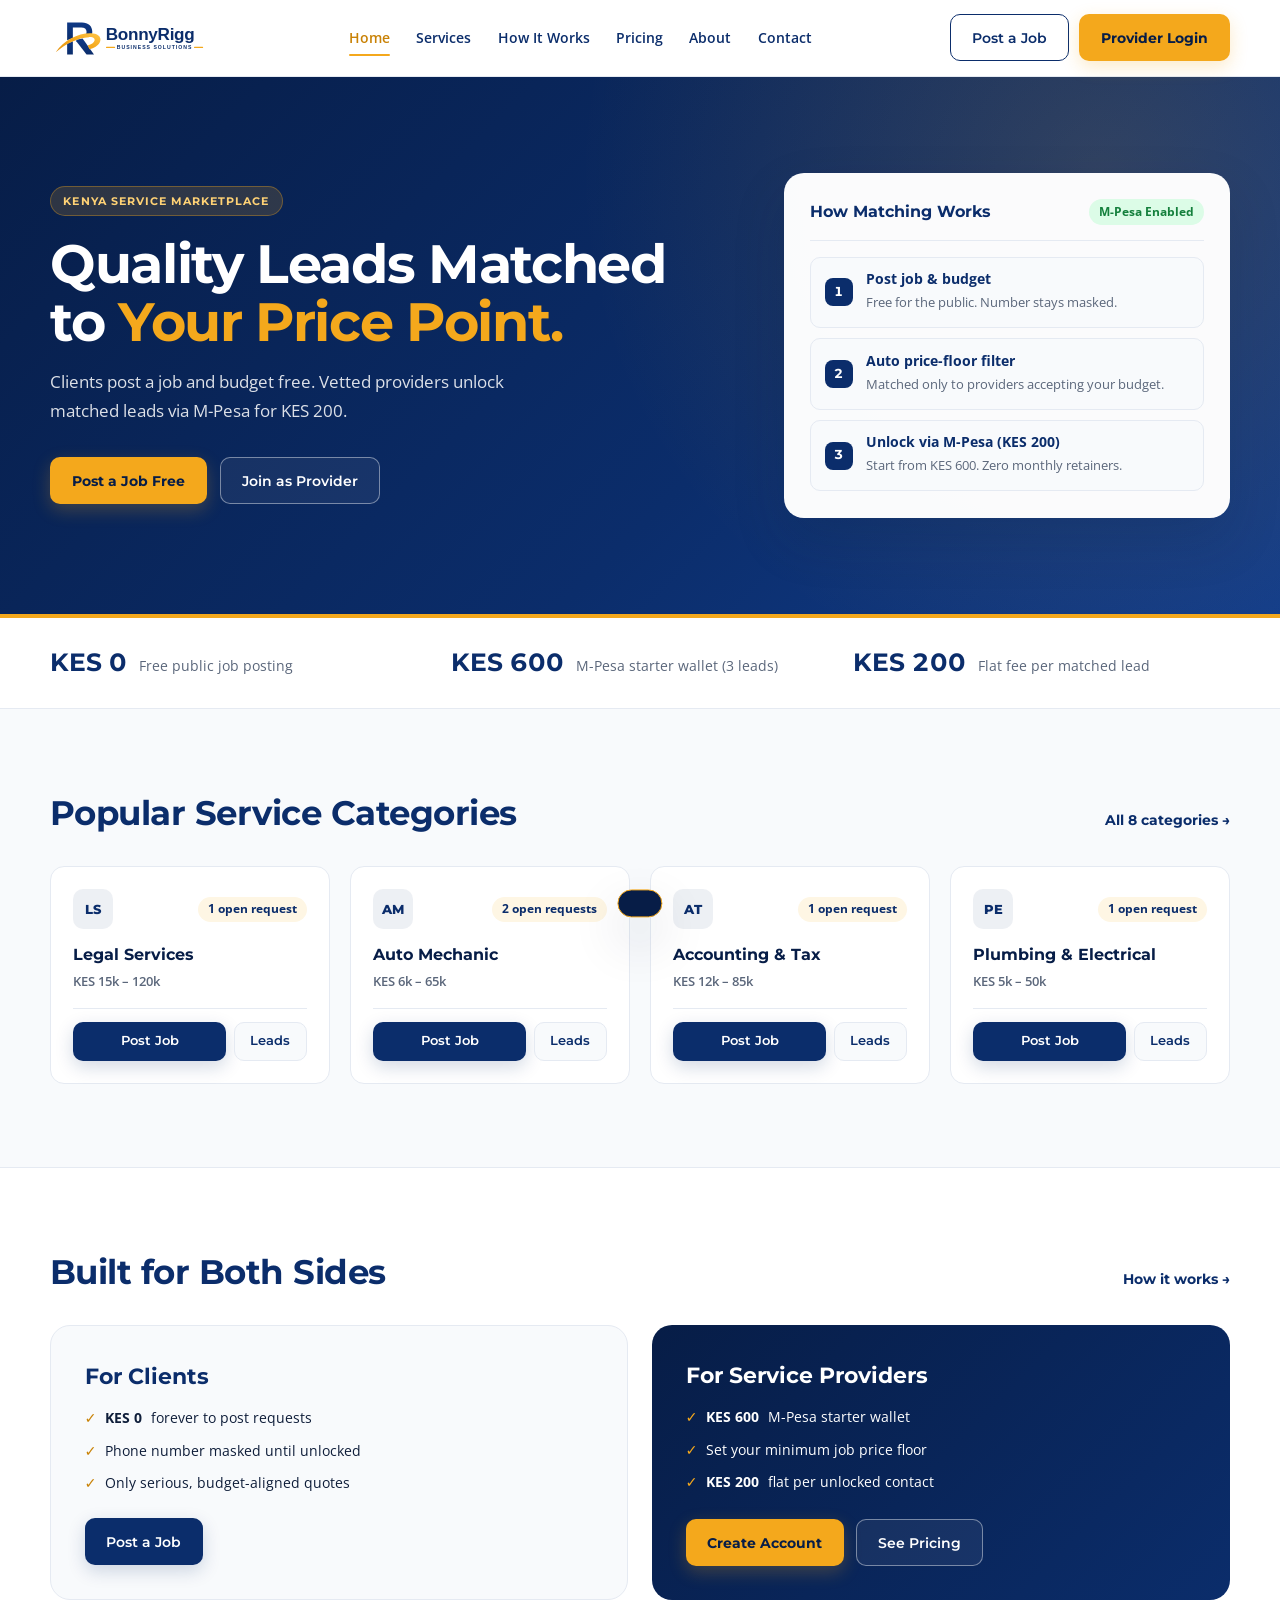
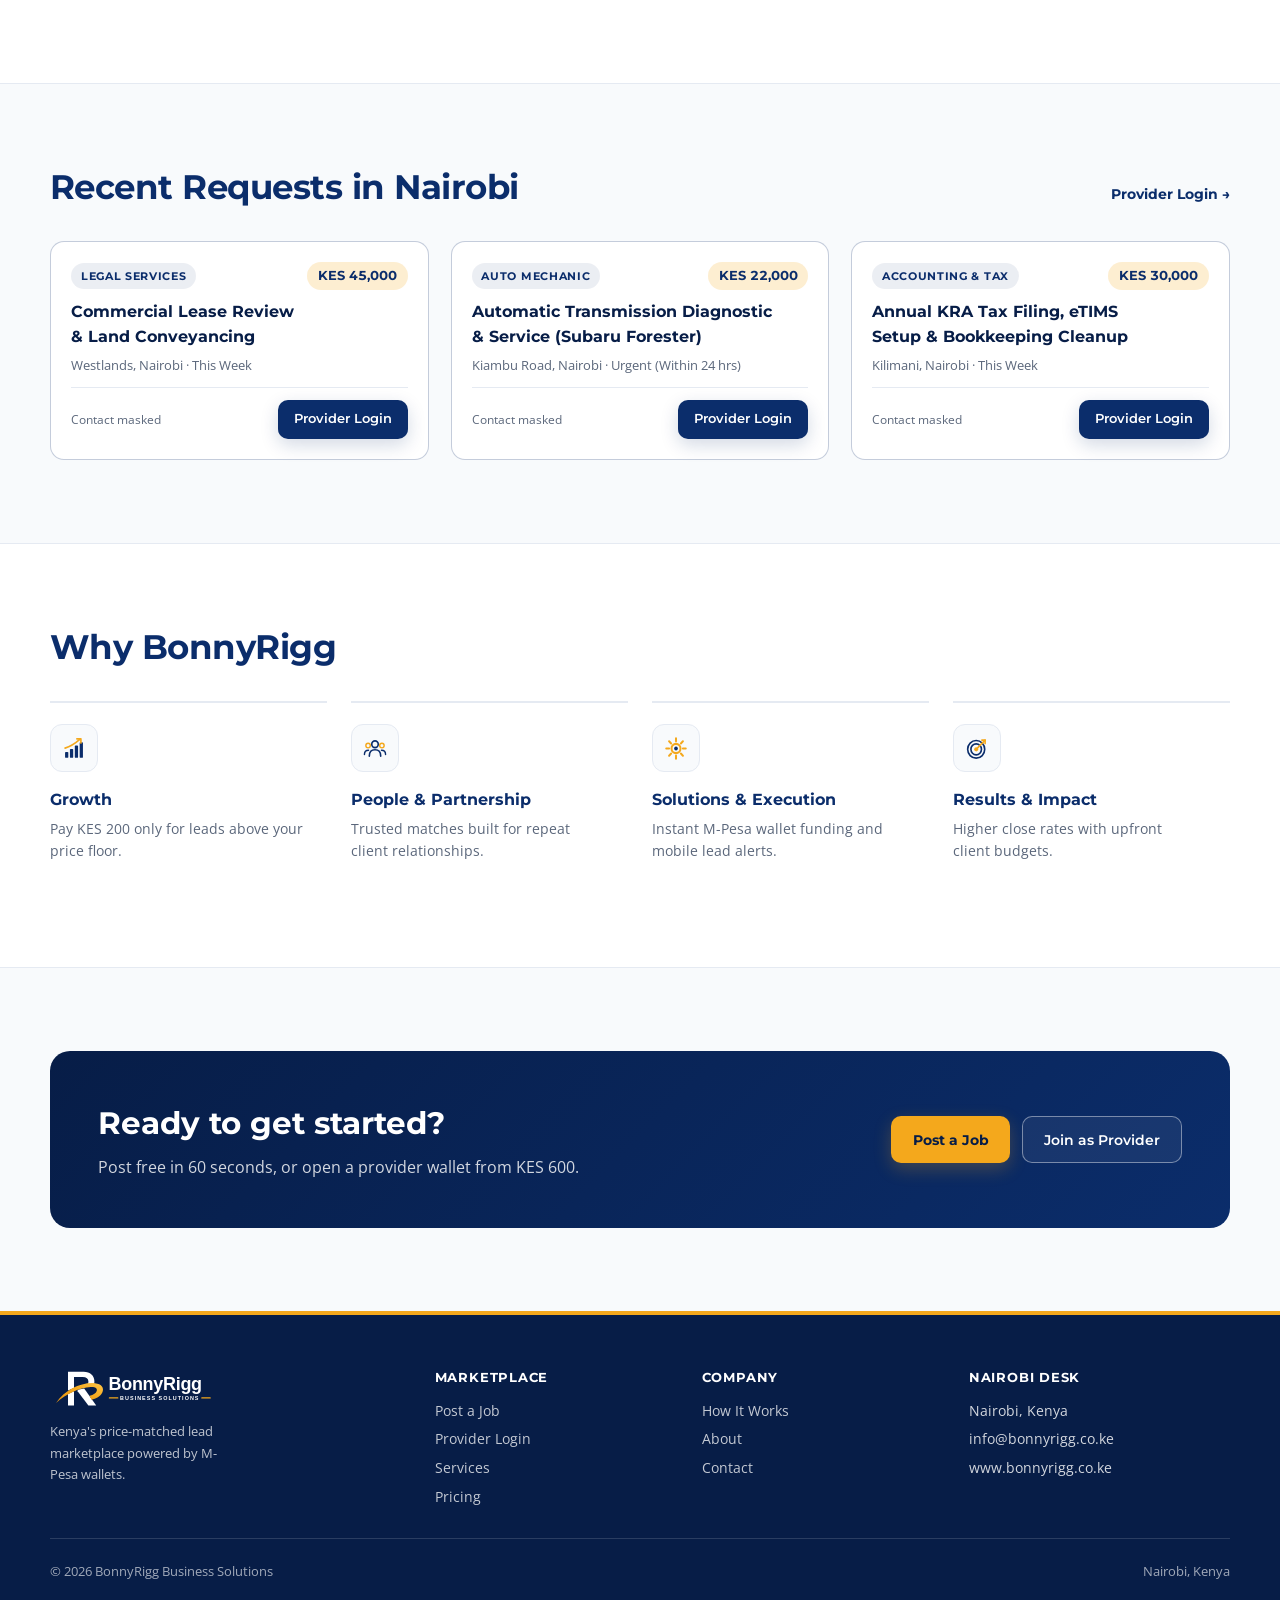
<file: index.html>
<!DOCTYPE html>
<html lang="en">
<head>
  <meta charset="utf-8">
  <meta name="viewport" content="width=device-width, initial-scale=1">
  <title>BonnyRigg Business Solutions | Price-Matched Lead Marketplace</title>
  <meta name="description" content="Post jobs free in Kenya with your budget. Vetted providers unlock price-matched leads via M-Pesa for KES 200 each.">
  <link rel="icon" type="image/svg+xml" href="assets/bonnyrigg-mark.svg">
  <link rel="preconnect" href="https://fonts.googleapis.com">
  <link rel="preconnect" href="https://fonts.gstatic.com" crossorigin>
  <link href="https://fonts.googleapis.com/css2?family=Montserrat:wght@500;600;700;800&family=Open+Sans:wght@400;600;700&display=swap" rel="stylesheet">
  <link rel="stylesheet" href="styles.css">
</head>
<body>

  <header class="navbar">
    <div class="container nav-inner">
      <a href="index.html" class="nav-logo" aria-label="BonnyRigg Business Solutions">
        <img src="assets/bonnyrigg-logo-primary.svg" alt="BonnyRigg Business Solutions">
      </a>

      <nav class="nav-links" aria-label="Primary Navigation">
        <a href="index.html" class="active">Home</a>
        <a href="services.html">Services</a>
        <a href="how-it-works.html">How It Works</a>
        <a href="pricing.html">Pricing</a>
        <a href="about.html">About</a>
        <a href="contact.html">Contact</a>
      </nav>

      <div class="nav-actions">
        <a href="post-job.html" class="btn btn-outline">Post a Job</a>
        <a href="provider-portal.html" class="btn btn-gold">Provider Login</a>
      </div>

      <button type="button" class="nav-toggle" id="navToggle" aria-label="Toggle Menu" aria-expanded="false" aria-controls="mobileMenu">
        <svg viewBox="0 0 24 24" fill="none" stroke="currentColor" stroke-width="2.2" stroke-linecap="round">
          <line x1="3" y1="6" x2="21" y2="6"></line>
          <line x1="3" y1="12" x2="21" y2="12"></line>
          <line x1="3" y1="18" x2="21" y2="18"></line>
        </svg>
      </button>
    </div>

    <div class="mobile-menu" id="mobileMenu">
      <div class="container">
        <nav class="mobile-nav-links" aria-label="Mobile Navigation">
          <a href="index.html" class="active">Home</a>
          <a href="services.html">Services</a>
          <a href="how-it-works.html">How It Works</a>
          <a href="pricing.html">Pricing</a>
          <a href="about.html">About</a>
          <a href="contact.html">Contact</a>
        </nav>
        <div class="mobile-nav-actions">
          <a href="post-job.html" class="btn btn-outline">Post a Job</a>
          <a href="provider-portal.html" class="btn btn-gold">Provider Login</a>
        </div>
      </div>
    </div>
  </header>

  <main>
    <!-- Hero: Restrained, High-Clarity -->
    <section class="hero">
      <div class="container hero-grid">
        <div>
          <div class="eyebrow">Kenya Service Marketplace</div>
          <h1>Quality Leads Matched to <span>Your Price Point.</span></h1>
          <p class="hero-lead">
            Clients post a job and budget free. Vetted providers unlock matched leads via M-Pesa for KES 200.
          </p>
          <div class="hero-cta">
            <a href="post-job.html" class="btn btn-gold">Post a Job Free</a>
            <a href="provider-portal.html?mode=signup" class="btn btn-outline-light">Join as Provider</a>
          </div>
        </div>

        <aside class="hero-card" aria-label="How Price-Point Matching Works">
          <div class="hero-card-head">
            <h2>How Matching Works</h2>
            <span class="live-pill">M-Pesa Enabled</span>
          </div>
          <div class="flow-step">
            <div class="step-badge">1</div>
            <div>
              <strong>Post job &amp; budget</strong>
              <span>Free for the public. Number stays masked.</span>
            </div>
          </div>
          <div class="flow-step">
            <div class="step-badge">2</div>
            <div>
              <strong>Auto price-floor filter</strong>
              <span>Matched only to providers accepting your budget.</span>
            </div>
          </div>
          <div class="flow-step" style="margin-bottom:0;">
            <div class="step-badge">3</div>
            <div>
              <strong>Unlock via M-Pesa (KES 200)</strong>
              <span>Start from KES 600. Zero monthly retainers.</span>
            </div>
          </div>
        </aside>
      </div>
    </section>

    <!-- Key Economics Bar -->
    <div class="metrics-bar">
      <div class="container metrics-row">
        <div class="metric-item">
          <strong>KES 0</strong>
          <span>Free public job posting</span>
        </div>
        <div class="metric-item">
          <strong>KES 600</strong>
          <span>M-Pesa starter wallet (3 leads)</span>
        </div>
        <div class="metric-item">
          <strong>KES 200</strong>
          <span>Flat fee per matched lead</span>
        </div>
      </div>
    </div>

    <!-- Popular Service Categories -->
    <section class="band">
      <div class="container">
        <div class="section-head">
          <h2>Popular Service Categories</h2>
          <a href="services.html" class="link-subtle">All 8 categories →</a>
        </div>

        <div class="grid-4">
          <article class="cat-card">
            <div>
              <div class="cat-card-top">
                <div class="cat-icon">LS</div>
                <span class="cat-badge" data-cat-count="Legal Services">1 open</span>
              </div>
              <h3>Legal Services</h3>
              <div class="cat-budget-line">KES 15k – 120k</div>
            </div>
            <div class="cat-actions">
              <a href="post-job.html?category=Legal%20Services" class="btn btn-primary btn-sm" style="flex:1;">Post Job</a>
              <a href="provider-portal.html?category=Legal%20Services" class="btn btn-ghost btn-sm">Leads</a>
            </div>
          </article>

          <article class="cat-card">
            <div>
              <div class="cat-card-top">
                <div class="cat-icon">AM</div>
                <span class="cat-badge" data-cat-count="Auto Mechanic">2 open</span>
              </div>
              <h3>Auto Mechanic</h3>
              <div class="cat-budget-line">KES 6k – 65k</div>
            </div>
            <div class="cat-actions">
              <a href="post-job.html?category=Auto%20Mechanic" class="btn btn-primary btn-sm" style="flex:1;">Post Job</a>
              <a href="provider-portal.html?category=Auto%20Mechanic" class="btn btn-ghost btn-sm">Leads</a>
            </div>
          </article>

          <article class="cat-card">
            <div>
              <div class="cat-card-top">
                <div class="cat-icon">AT</div>
                <span class="cat-badge" data-cat-count="Accounting & Tax">1 open</span>
              </div>
              <h3>Accounting &amp; Tax</h3>
              <div class="cat-budget-line">KES 12k – 85k</div>
            </div>
            <div class="cat-actions">
              <a href="post-job.html?category=Accounting%20%26%20Tax" class="btn btn-primary btn-sm" style="flex:1;">Post Job</a>
              <a href="provider-portal.html?category=Accounting%20%26%20Tax" class="btn btn-ghost btn-sm">Leads</a>
            </div>
          </article>

          <article class="cat-card">
            <div>
              <div class="cat-card-top">
                <div class="cat-icon">PE</div>
                <span class="cat-badge" data-cat-count="Plumbing & Electrical">1 open</span>
              </div>
              <h3>Plumbing &amp; Electrical</h3>
              <div class="cat-budget-line">KES 5k – 50k</div>
            </div>
            <div class="cat-actions">
              <a href="post-job.html?category=Plumbing%20%26%20Electrical" class="btn btn-primary btn-sm" style="flex:1;">Post Job</a>
              <a href="provider-portal.html?category=Plumbing%20%26%20Electrical" class="btn btn-ghost btn-sm">Leads</a>
            </div>
          </article>
        </div>
      </div>
    </section>

    <!-- Two Sides -->
    <section class="band white">
      <div class="container">
        <div class="section-head">
          <h2>Built for Both Sides</h2>
          <a href="how-it-works.html" class="link-subtle">How it works →</a>
        </div>

        <div class="grid-2">
          <div class="role-card light">
            <div>
              <h3 style="color:var(--br-blue);">For Clients</h3>
              <ul class="check-list">
                <li><strong>KES 0</strong> forever to post requests</li>
                <li>Phone number masked until unlocked</li>
                <li>Only serious, budget-aligned quotes</li>
              </ul>
            </div>
            <div>
              <a href="post-job.html" class="btn btn-primary">Post a Job</a>
            </div>
          </div>

          <div class="role-card dark">
            <div>
              <h3 style="color:#fff;">For Service Providers</h3>
              <ul class="check-list">
                <li><strong>KES 600</strong> M-Pesa starter wallet</li>
                <li>Set your minimum job price floor</li>
                <li><strong>KES 200</strong> flat per unlocked contact</li>
              </ul>
            </div>
            <div style="display:flex;gap:0.75rem;flex-wrap:wrap;">
              <a href="provider-portal.html?mode=signup" class="btn btn-gold">Create Account</a>
              <a href="pricing.html" class="btn btn-outline-light">See Pricing</a>
            </div>
          </div>
        </div>
      </div>
    </section>

    <!-- Recent Nairobi Requests -->
    <section class="band">
      <div class="container">
        <div class="section-head">
          <h2>Recent Requests in Nairobi</h2>
          <a href="provider-portal.html" class="link-subtle">Provider Login →</a>
        </div>
        <div class="grid-3" id="homeLeadsPulse"></div>
      </div>
    </section>

    <!-- 4 Brand Pillars -->
    <section class="band white">
      <div class="container">
        <div class="section-head">
          <h2>Why BonnyRigg</h2>
        </div>

        <div class="pillars-grid">
          <article class="pillar-card">
            <div class="pillar-icon-wrap">
              <img src="assets/icon-growth.svg" alt="Growth">
            </div>
            <h3>Growth</h3>
            <p>Pay KES 200 only for leads above your price floor.</p>
          </article>

          <article class="pillar-card">
            <div class="pillar-icon-wrap">
              <img src="assets/icon-people.svg" alt="People and Partnership">
            </div>
            <h3>People &amp; Partnership</h3>
            <p>Trusted matches built for repeat client relationships.</p>
          </article>

          <article class="pillar-card">
            <div class="pillar-icon-wrap">
              <img src="assets/icon-solutions.svg" alt="Solutions and Execution">
            </div>
            <h3>Solutions &amp; Execution</h3>
            <p>Instant M-Pesa wallet funding and mobile lead alerts.</p>
          </article>

          <article class="pillar-card">
            <div class="pillar-icon-wrap">
              <img src="assets/icon-results.svg" alt="Results and Impact">
            </div>
            <h3>Results &amp; Impact</h3>
            <p>Higher close rates with upfront client budgets.</p>
          </article>
        </div>
      </div>
    </section>

    <!-- Conversion CTA -->
    <section class="band">
      <div class="container">
        <div class="cta-banner">
          <div>
            <h2>Ready to get started?</h2>
            <p>Post free in 60 seconds, or open a provider wallet from KES 600.</p>
          </div>
          <div style="display:flex;gap:0.75rem;flex-wrap:wrap;">
            <a href="post-job.html" class="btn btn-gold">Post a Job</a>
            <a href="provider-portal.html?mode=signup" class="btn btn-outline-light">Join as Provider</a>
          </div>
        </div>
      </div>
    </section>
  </main>

  <footer>
    <div class="container">
      <div class="footer-grid">
        <div>
          <img src="assets/bonnyrigg-logo-reverse.svg" alt="BonnyRigg Business Solutions" style="height:42px;width:auto;margin-bottom:0.8rem;">
          <p style="font-size:0.84rem;margin:0;color:rgba(255,255,255,0.74);max-width:34ch;">
            Kenya's price-matched lead marketplace powered by M-Pesa wallets.
          </p>
        </div>

        <div>
          <h4>Marketplace</h4>
          <ul>
            <li><a href="post-job.html">Post a Job</a></li>
            <li><a href="provider-portal.html">Provider Login</a></li>
            <li><a href="services.html">Services</a></li>
            <li><a href="pricing.html">Pricing</a></li>
          </ul>
        </div>

        <div>
          <h4>Company</h4>
          <ul>
            <li><a href="how-it-works.html">How It Works</a></li>
            <li><a href="about.html">About</a></li>
            <li><a href="contact.html">Contact</a></li>
          </ul>
        </div>

        <div>
          <h4>Nairobi Desk</h4>
          <ul>
            <li>Nairobi, Kenya</li>
            <li>info@bonnyrigg.co.ke</li>
            <li>www.bonnyrigg.co.ke</li>
          </ul>
        </div>
      </div>

      <div class="footer-bottom">
        <span>&copy; 2026 BonnyRigg Business Solutions</span>
        <span>Nairobi, Kenya</span>
      </div>
    </div>
  </footer>

  <div class="toast" id="toast" role="status" aria-live="polite"></div>
  <script src="app.js"></script>
</body>
</html>
</file>
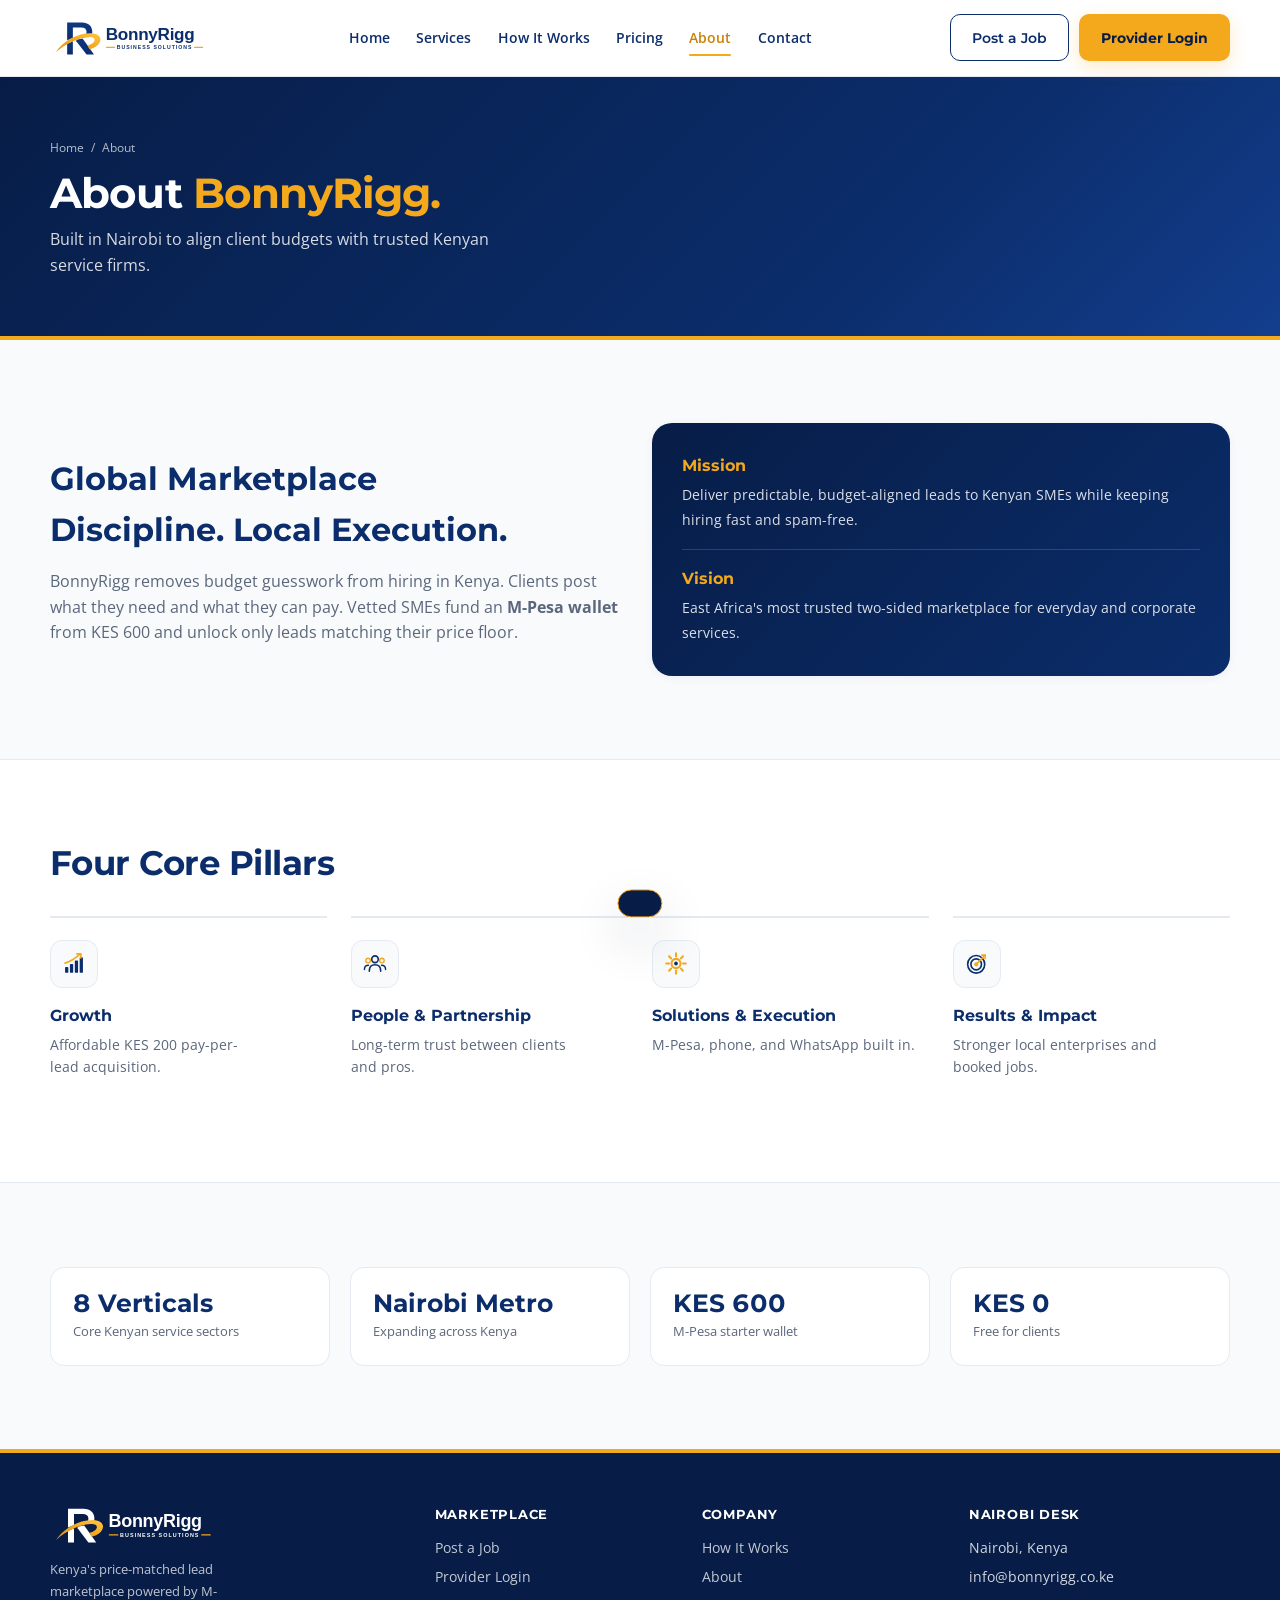
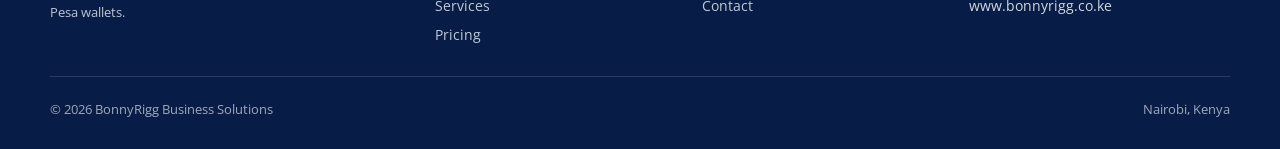
<file: about.html>
<!DOCTYPE html>
<html lang="en">
<head>
  <meta charset="utf-8">
  <meta name="viewport" content="width=device-width, initial-scale=1">
  <title>About | BonnyRigg Business Solutions</title>
  <meta name="description" content="BonnyRigg Business Solutions connects Kenyan clients with vetted service businesses through transparent budget matching and M-Pesa wallets.">
  <link rel="icon" type="image/svg+xml" href="assets/bonnyrigg-mark.svg">
  <link rel="preconnect" href="https://fonts.googleapis.com">
  <link rel="preconnect" href="https://fonts.gstatic.com" crossorigin>
  <link href="https://fonts.googleapis.com/css2?family=Montserrat:wght@500;600;700;800&family=Open+Sans:wght@400;600;700&display=swap" rel="stylesheet">
  <link rel="stylesheet" href="styles.css">
</head>
<body>

  <header class="navbar">
    <div class="container nav-inner">
      <a href="index.html" class="nav-logo" aria-label="BonnyRigg Business Solutions">
        <img src="assets/bonnyrigg-logo-primary.svg" alt="BonnyRigg Business Solutions">
      </a>

      <nav class="nav-links" aria-label="Primary Navigation">
        <a href="index.html">Home</a>
        <a href="services.html">Services</a>
        <a href="how-it-works.html">How It Works</a>
        <a href="pricing.html">Pricing</a>
        <a href="about.html" class="active">About</a>
        <a href="contact.html">Contact</a>
      </nav>

      <div class="nav-actions">
        <a href="post-job.html" class="btn btn-outline">Post a Job</a>
        <a href="provider-portal.html" class="btn btn-gold">Provider Login</a>
      </div>

      <button type="button" class="nav-toggle" id="navToggle" aria-label="Toggle Menu" aria-expanded="false" aria-controls="mobileMenu">
        <svg viewBox="0 0 24 24" fill="none" stroke="currentColor" stroke-width="2.2" stroke-linecap="round">
          <line x1="3" y1="6" x2="21" y2="6"></line>
          <line x1="3" y1="12" x2="21" y2="12"></line>
          <line x1="3" y1="18" x2="21" y2="18"></line>
        </svg>
      </button>
    </div>

    <div class="mobile-menu" id="mobileMenu">
      <div class="container">
        <nav class="mobile-nav-links" aria-label="Mobile Navigation">
          <a href="index.html">Home</a>
          <a href="services.html">Services</a>
          <a href="how-it-works.html">How It Works</a>
          <a href="pricing.html">Pricing</a>
          <a href="about.html" class="active">About</a>
          <a href="contact.html">Contact</a>
        </nav>
        <div class="mobile-nav-actions">
          <a href="post-job.html" class="btn btn-outline">Post a Job</a>
          <a href="provider-portal.html" class="btn btn-gold">Provider Login</a>
        </div>
      </div>
    </div>
  </header>

  <main>
    <section class="page-hero">
      <div class="container">
        <div class="breadcrumb">
          <a href="index.html">Home</a>
          <span>/</span>
          <span>About</span>
        </div>
        <h1>About <span>BonnyRigg.</span></h1>
        <p class="page-hero-lead">Built in Nairobi to align client budgets with trusted Kenyan service firms.</p>
      </div>
    </section>

    <section class="band">
      <div class="container grid-2" style="align-items:center;">
        <div>
          <h2 style="font-family:var(--font-heading);color:var(--br-blue);font-size:clamp(1.5rem,2.6vw,2rem);margin:0 0 0.85rem;">Global Marketplace Discipline. Local Execution.</h2>
          <p style="color:var(--br-slate);margin:0;">
            BonnyRigg removes budget guesswork from hiring in Kenya. Clients post what they need and what they can pay. Vetted SMEs fund an <strong>M-Pesa wallet</strong> from KES 600 and unlock only leads matching their price floor.
          </p>
        </div>

        <div class="panel-card" style="background:linear-gradient(135deg, var(--br-blue-deep), var(--br-blue));color:#fff;border:0;">
          <div style="display:grid;gap:1rem;">
            <div>
              <strong style="display:block;font-family:var(--font-heading);color:var(--br-gold);margin-bottom:0.2rem;">Mission</strong>
              <span style="font-size:0.88rem;color:rgba(255,255,255,0.86);">Deliver predictable, budget-aligned leads to Kenyan SMEs while keeping hiring fast and spam-free.</span>
            </div>
            <div style="padding-top:1rem;border-top:1px solid rgba(255,255,255,0.15);">
              <strong style="display:block;font-family:var(--font-heading);color:var(--br-gold);margin-bottom:0.2rem;">Vision</strong>
              <span style="font-size:0.88rem;color:rgba(255,255,255,0.86);">East Africa's most trusted two-sided marketplace for everyday and corporate services.</span>
            </div>
          </div>
        </div>
      </div>
    </section>

    <section class="band white">
      <div class="container">
        <div class="section-head">
          <h2>Four Core Pillars</h2>
        </div>

        <div class="pillars-grid">
          <article class="pillar-card">
            <div class="pillar-icon-wrap">
              <img src="assets/icon-growth.svg" alt="Growth">
            </div>
            <h3>Growth</h3>
            <p>Affordable KES 200 pay-per-lead acquisition.</p>
          </article>

          <article class="pillar-card">
            <div class="pillar-icon-wrap">
              <img src="assets/icon-people.svg" alt="People and Partnership">
            </div>
            <h3>People &amp; Partnership</h3>
            <p>Long-term trust between clients and pros.</p>
          </article>

          <article class="pillar-card">
            <div class="pillar-icon-wrap">
              <img src="assets/icon-solutions.svg" alt="Solutions and Execution">
            </div>
            <h3>Solutions &amp; Execution</h3>
            <p>M-Pesa, phone, and WhatsApp built in.</p>
          </article>

          <article class="pillar-card">
            <div class="pillar-icon-wrap">
              <img src="assets/icon-results.svg" alt="Results and Impact">
            </div>
            <h3>Results &amp; Impact</h3>
            <p>Stronger local enterprises and booked jobs.</p>
          </article>
        </div>
      </div>
    </section>

    <section class="band">
      <div class="container stats-band">
        <div class="stat-tile">
          <strong>8 Verticals</strong>
          <span>Core Kenyan service sectors</span>
        </div>
        <div class="stat-tile">
          <strong>Nairobi Metro</strong>
          <span>Expanding across Kenya</span>
        </div>
        <div class="stat-tile">
          <strong>KES 600</strong>
          <span>M-Pesa starter wallet</span>
        </div>
        <div class="stat-tile">
          <strong>KES 0</strong>
          <span>Free for clients</span>
        </div>
      </div>
    </section>
  </main>

  <footer>
    <div class="container">
      <div class="footer-grid">
        <div>
          <img src="assets/bonnyrigg-logo-reverse.svg" alt="BonnyRigg Business Solutions" style="height:42px;width:auto;margin-bottom:0.8rem;">
          <p style="font-size:0.84rem;margin:0;color:rgba(255,255,255,0.74);max-width:34ch;">
            Kenya's price-matched lead marketplace powered by M-Pesa wallets.
          </p>
        </div>

        <div>
          <h4>Marketplace</h4>
          <ul>
            <li><a href="post-job.html">Post a Job</a></li>
            <li><a href="provider-portal.html">Provider Login</a></li>
            <li><a href="services.html">Services</a></li>
            <li><a href="pricing.html">Pricing</a></li>
          </ul>
        </div>

        <div>
          <h4>Company</h4>
          <ul>
            <li><a href="how-it-works.html">How It Works</a></li>
            <li><a href="about.html">About</a></li>
            <li><a href="contact.html">Contact</a></li>
          </ul>
        </div>

        <div>
          <h4>Nairobi Desk</h4>
          <ul>
            <li>Nairobi, Kenya</li>
            <li>info@bonnyrigg.co.ke</li>
            <li>www.bonnyrigg.co.ke</li>
          </ul>
        </div>
      </div>

      <div class="footer-bottom">
        <span>&copy; 2026 BonnyRigg Business Solutions</span>
        <span>Nairobi, Kenya</span>
      </div>
    </div>
  </footer>

  <div class="toast" id="toast" role="status" aria-live="polite"></div>
  <script src="app.js"></script>
</body>
</html>
</file>
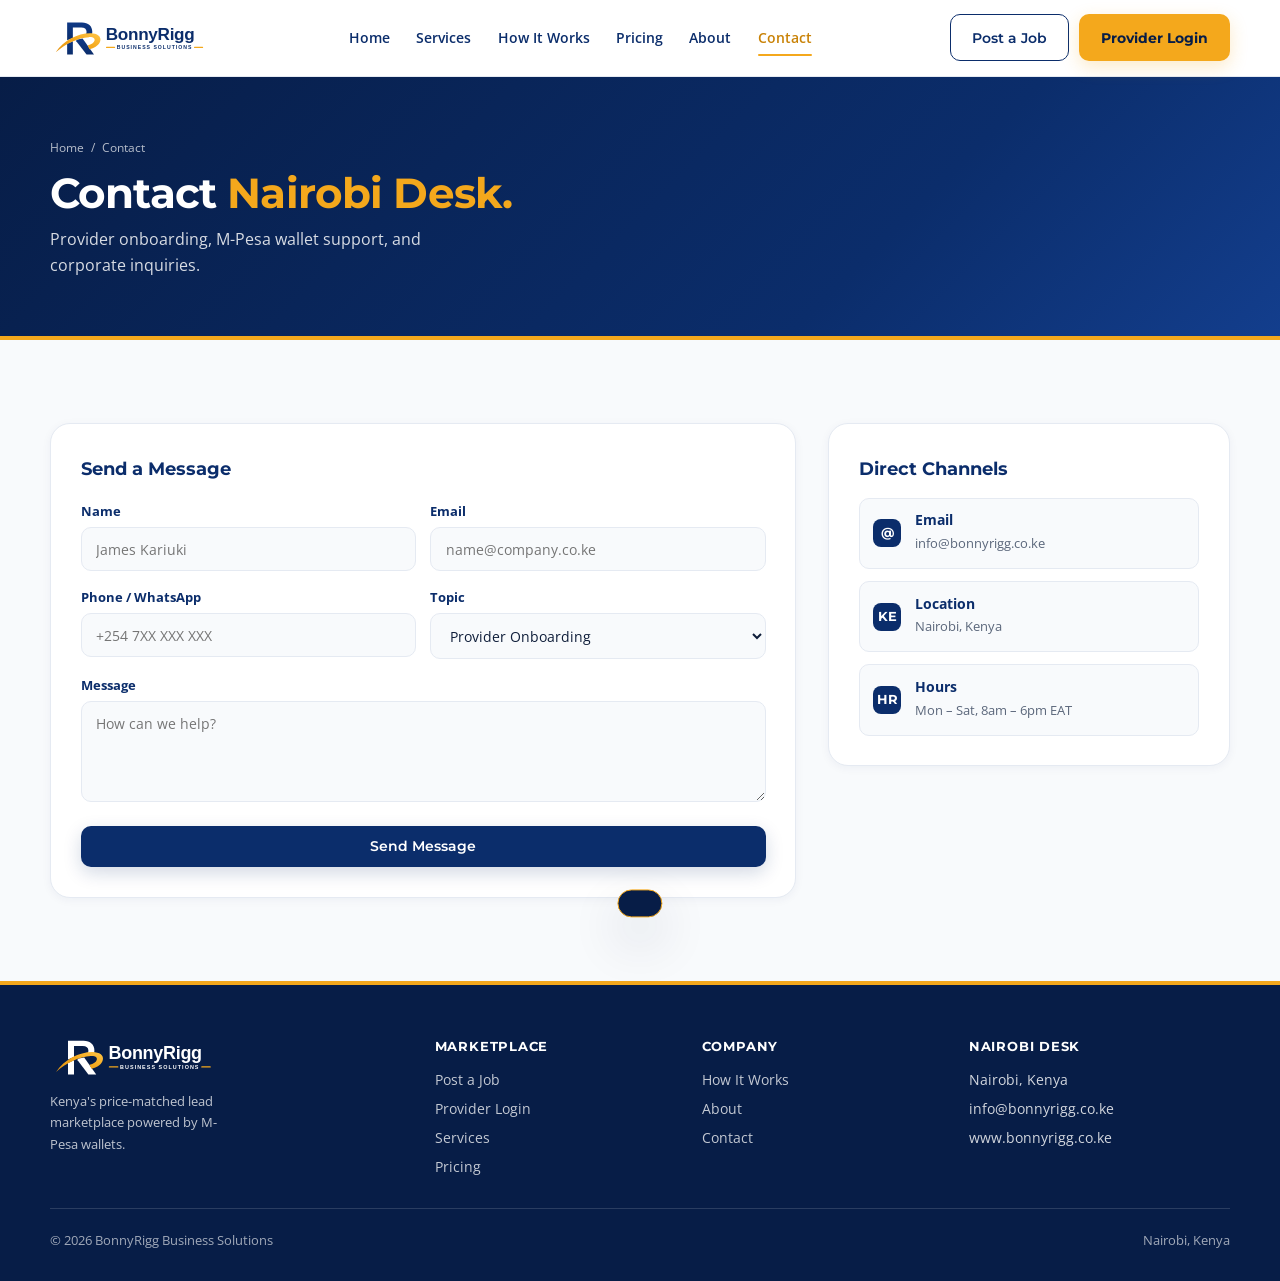
<file: contact.html>
<!DOCTYPE html>
<html lang="en">
<head>
  <meta charset="utf-8">
  <meta name="viewport" content="width=device-width, initial-scale=1">
  <title>Contact | BonnyRigg Business Solutions</title>
  <meta name="description" content="Contact the BonnyRigg Nairobi desk for provider verification, M-Pesa wallet support, or partnerships.">
  <link rel="icon" type="image/svg+xml" href="assets/bonnyrigg-mark.svg">
  <link rel="preconnect" href="https://fonts.googleapis.com">
  <link rel="preconnect" href="https://fonts.gstatic.com" crossorigin>
  <link href="https://fonts.googleapis.com/css2?family=Montserrat:wght@500;600;700;800&family=Open+Sans:wght@400;600;700&display=swap" rel="stylesheet">
  <link rel="stylesheet" href="styles.css">
</head>
<body>

  <header class="navbar">
    <div class="container nav-inner">
      <a href="index.html" class="nav-logo" aria-label="BonnyRigg Business Solutions">
        <img src="assets/bonnyrigg-logo-primary.svg" alt="BonnyRigg Business Solutions">
      </a>

      <nav class="nav-links" aria-label="Primary Navigation">
        <a href="index.html">Home</a>
        <a href="services.html">Services</a>
        <a href="how-it-works.html">How It Works</a>
        <a href="pricing.html">Pricing</a>
        <a href="about.html">About</a>
        <a href="contact.html" class="active">Contact</a>
      </nav>

      <div class="nav-actions">
        <a href="post-job.html" class="btn btn-outline">Post a Job</a>
        <a href="provider-portal.html" class="btn btn-gold">Provider Login</a>
      </div>

      <button type="button" class="nav-toggle" id="navToggle" aria-label="Toggle Menu" aria-expanded="false" aria-controls="mobileMenu">
        <svg viewBox="0 0 24 24" fill="none" stroke="currentColor" stroke-width="2.2" stroke-linecap="round">
          <line x1="3" y1="6" x2="21" y2="6"></line>
          <line x1="3" y1="12" x2="21" y2="12"></line>
          <line x1="3" y1="18" x2="21" y2="18"></line>
        </svg>
      </button>
    </div>

    <div class="mobile-menu" id="mobileMenu">
      <div class="container">
        <nav class="mobile-nav-links" aria-label="Mobile Navigation">
          <a href="index.html">Home</a>
          <a href="services.html">Services</a>
          <a href="how-it-works.html">How It Works</a>
          <a href="pricing.html">Pricing</a>
          <a href="about.html">About</a>
          <a href="contact.html" class="active">Contact</a>
        </nav>
        <div class="mobile-nav-actions">
          <a href="post-job.html" class="btn btn-outline">Post a Job</a>
          <a href="provider-portal.html" class="btn btn-gold">Provider Login</a>
        </div>
      </div>
    </div>
  </header>

  <main>
    <section class="page-hero">
      <div class="container">
        <div class="breadcrumb">
          <a href="index.html">Home</a>
          <span>/</span>
          <span>Contact</span>
        </div>
        <h1>Contact <span>Nairobi Desk.</span></h1>
        <p class="page-hero-lead">Provider onboarding, M-Pesa wallet support, and corporate inquiries.</p>
      </div>
    </section>

    <section class="band">
      <div class="container post-grid">
        <div class="panel-card">
          <h3>Send a Message</h3>

          <div class="confirmation-box" id="contactConfirmBox" role="status" aria-live="polite"></div>

          <form id="contactForm" class="form-stack">
            <div class="form-2col">
              <div class="field">
                <label for="contactName">Name</label>
                <input type="text" id="contactName" required placeholder="James Kariuki">
              </div>
              <div class="field">
                <label for="contactEmail">Email</label>
                <input type="email" id="contactEmail" required placeholder="name@company.co.ke">
              </div>
            </div>

            <div class="form-2col">
              <div class="field">
                <label for="contactPhone">Phone / WhatsApp</label>
                <input type="tel" id="contactPhone" required placeholder="+254 7XX XXX XXX">
              </div>
              <div class="field">
                <label for="contactTopic">Topic</label>
                <select id="contactTopic">
                  <option value="Provider Onboarding">Provider Onboarding</option>
                  <option value="M-Pesa Wallet Support">M-Pesa Wallet Support</option>
                  <option value="Client Request Help">Client Request Help</option>
                  <option value="Partnerships">Partnerships</option>
                </select>
              </div>
            </div>

            <div class="field">
              <label for="contactMessage">Message</label>
              <textarea id="contactMessage" rows="4" required placeholder="How can we help?"></textarea>
            </div>

            <button type="submit" class="btn btn-primary" style="width:100%;">Send Message</button>
          </form>
        </div>

        <aside style="display:grid;gap:1.25rem;">
          <div class="panel-card">
            <h3>Direct Channels</h3>
            <div style="display:grid;gap:0.75rem;margin-top:0.9rem;">
              <div class="flow-step" style="margin-bottom:0;">
                <div class="step-badge">@</div>
                <div>
                  <strong>Email</strong>
                  <span>info@bonnyrigg.co.ke</span>
                </div>
              </div>
              <div class="flow-step" style="margin-bottom:0;">
                <div class="step-badge">KE</div>
                <div>
                  <strong>Location</strong>
                  <span>Nairobi, Kenya</span>
                </div>
              </div>
              <div class="flow-step" style="margin-bottom:0;">
                <div class="step-badge">HR</div>
                <div>
                  <strong>Hours</strong>
                  <span>Mon – Sat, 8am – 6pm EAT</span>
                </div>
              </div>
            </div>
          </div>
        </aside>
      </div>
    </section>
  </main>

  <footer>
    <div class="container">
      <div class="footer-grid">
        <div>
          <img src="assets/bonnyrigg-logo-reverse.svg" alt="BonnyRigg Business Solutions" style="height:42px;width:auto;margin-bottom:0.8rem;">
          <p style="font-size:0.84rem;margin:0;color:rgba(255,255,255,0.74);max-width:34ch;">
            Kenya's price-matched lead marketplace powered by M-Pesa wallets.
          </p>
        </div>

        <div>
          <h4>Marketplace</h4>
          <ul>
            <li><a href="post-job.html">Post a Job</a></li>
            <li><a href="provider-portal.html">Provider Login</a></li>
            <li><a href="services.html">Services</a></li>
            <li><a href="pricing.html">Pricing</a></li>
          </ul>
        </div>

        <div>
          <h4>Company</h4>
          <ul>
            <li><a href="how-it-works.html">How It Works</a></li>
            <li><a href="about.html">About</a></li>
            <li><a href="contact.html">Contact</a></li>
          </ul>
        </div>

        <div>
          <h4>Nairobi Desk</h4>
          <ul>
            <li>Nairobi, Kenya</li>
            <li>info@bonnyrigg.co.ke</li>
            <li>www.bonnyrigg.co.ke</li>
          </ul>
        </div>
      </div>

      <div class="footer-bottom">
        <span>&copy; 2026 BonnyRigg Business Solutions</span>
        <span>Nairobi, Kenya</span>
      </div>
    </div>
  </footer>

  <div class="toast" id="toast" role="status" aria-live="polite"></div>
  <script src="app.js"></script>
</body>
</html>
</file>
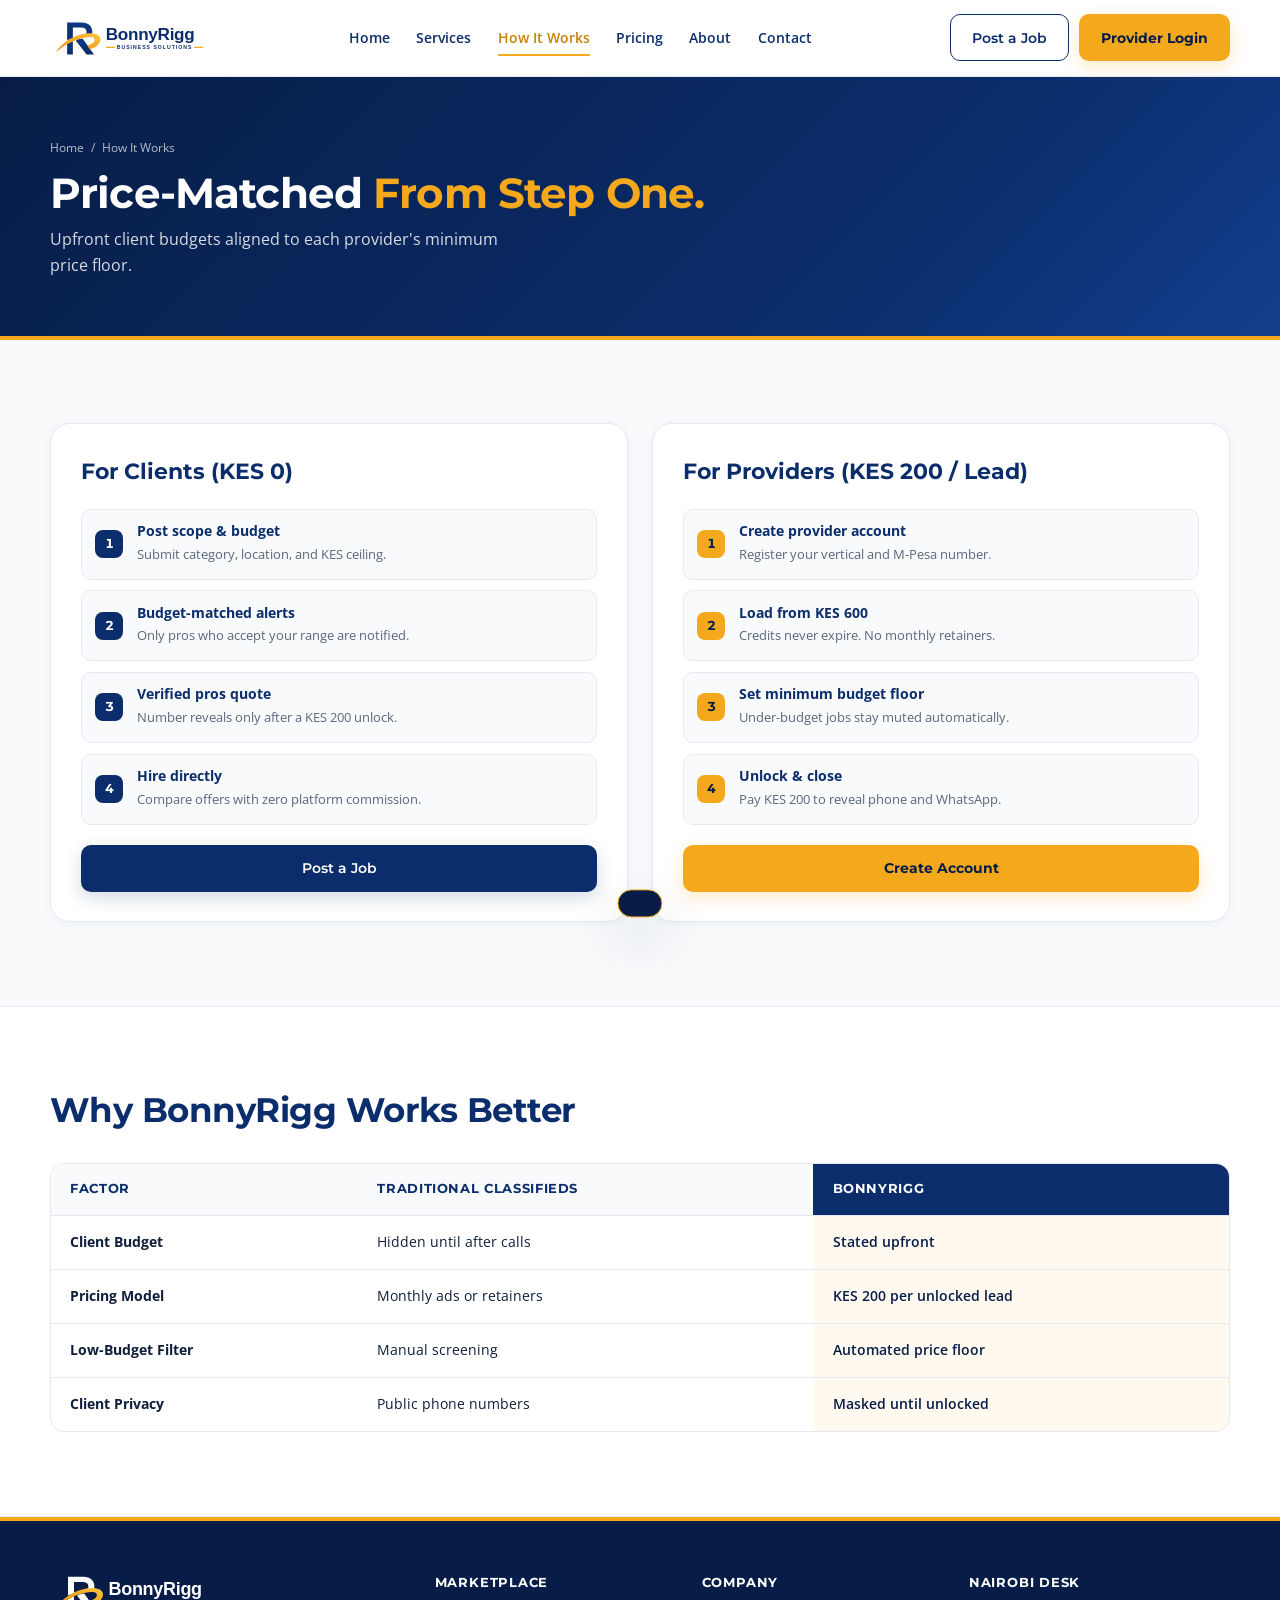
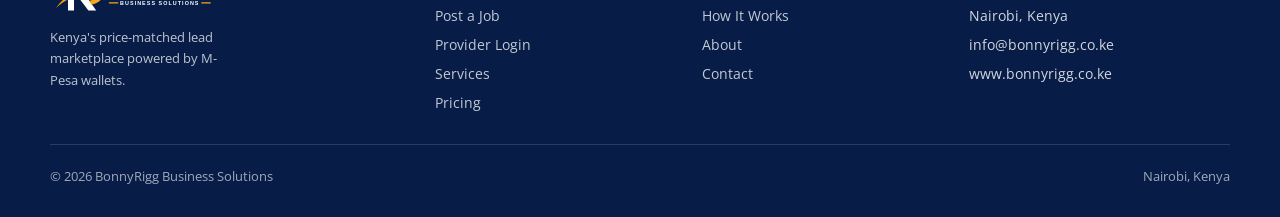
<file: how-it-works.html>
<!DOCTYPE html>
<html lang="en">
<head>
  <meta charset="utf-8">
  <meta name="viewport" content="width=device-width, initial-scale=1">
  <title>How It Works | BonnyRigg Business Solutions</title>
  <meta name="description" content="How BonnyRigg matches Kenyan client budgets to vetted service providers with KES 200 M-Pesa lead unlocks.">
  <link rel="icon" type="image/svg+xml" href="assets/bonnyrigg-mark.svg">
  <link rel="preconnect" href="https://fonts.googleapis.com">
  <link rel="preconnect" href="https://fonts.gstatic.com" crossorigin>
  <link href="https://fonts.googleapis.com/css2?family=Montserrat:wght@500;600;700;800&family=Open+Sans:wght@400;600;700&display=swap" rel="stylesheet">
  <link rel="stylesheet" href="styles.css">
</head>
<body>

  <header class="navbar">
    <div class="container nav-inner">
      <a href="index.html" class="nav-logo" aria-label="BonnyRigg Business Solutions">
        <img src="assets/bonnyrigg-logo-primary.svg" alt="BonnyRigg Business Solutions">
      </a>

      <nav class="nav-links" aria-label="Primary Navigation">
        <a href="index.html">Home</a>
        <a href="services.html">Services</a>
        <a href="how-it-works.html" class="active">How It Works</a>
        <a href="pricing.html">Pricing</a>
        <a href="about.html">About</a>
        <a href="contact.html">Contact</a>
      </nav>

      <div class="nav-actions">
        <a href="post-job.html" class="btn btn-outline">Post a Job</a>
        <a href="provider-portal.html" class="btn btn-gold">Provider Login</a>
      </div>

      <button type="button" class="nav-toggle" id="navToggle" aria-label="Toggle Menu" aria-expanded="false" aria-controls="mobileMenu">
        <svg viewBox="0 0 24 24" fill="none" stroke="currentColor" stroke-width="2.2" stroke-linecap="round">
          <line x1="3" y1="6" x2="21" y2="6"></line>
          <line x1="3" y1="12" x2="21" y2="12"></line>
          <line x1="3" y1="18" x2="21" y2="18"></line>
        </svg>
      </button>
    </div>

    <div class="mobile-menu" id="mobileMenu">
      <div class="container">
        <nav class="mobile-nav-links" aria-label="Mobile Navigation">
          <a href="index.html">Home</a>
          <a href="services.html">Services</a>
          <a href="how-it-works.html" class="active">How It Works</a>
          <a href="pricing.html">Pricing</a>
          <a href="about.html">About</a>
          <a href="contact.html">Contact</a>
        </nav>
        <div class="mobile-nav-actions">
          <a href="post-job.html" class="btn btn-outline">Post a Job</a>
          <a href="provider-portal.html" class="btn btn-gold">Provider Login</a>
        </div>
      </div>
    </div>
  </header>

  <main>
    <section class="page-hero">
      <div class="container">
        <div class="breadcrumb">
          <a href="index.html">Home</a>
          <span>/</span>
          <span>How It Works</span>
        </div>
        <h1>Price-Matched <span>From Step One.</span></h1>
        <p class="page-hero-lead">Upfront client budgets aligned to each provider's minimum price floor.</p>
      </div>
    </section>

    <section class="band" id="clients">
      <div class="container grid-2">
        <div class="panel-card">
          <h2 style="font-family:var(--font-heading);color:var(--br-blue);font-size:1.35rem;margin:0 0 1.25rem;">For Clients (KES 0)</h2>

          <div class="flow-step">
            <div class="step-badge">1</div>
            <div>
              <strong>Post scope &amp; budget</strong>
              <span>Submit category, location, and KES ceiling.</span>
            </div>
          </div>
          <div class="flow-step">
            <div class="step-badge">2</div>
            <div>
              <strong>Budget-matched alerts</strong>
              <span>Only pros who accept your range are notified.</span>
            </div>
          </div>
          <div class="flow-step">
            <div class="step-badge">3</div>
            <div>
              <strong>Verified pros quote</strong>
              <span>Number reveals only after a KES 200 unlock.</span>
            </div>
          </div>
          <div class="flow-step" style="margin-bottom:1.25rem;">
            <div class="step-badge">4</div>
            <div>
              <strong>Hire directly</strong>
              <span>Compare offers with zero platform commission.</span>
            </div>
          </div>

          <a href="post-job.html" class="btn btn-primary" style="width:100%;">Post a Job</a>
        </div>

        <div class="panel-card" id="providers">
          <h2 style="font-family:var(--font-heading);color:var(--br-blue);font-size:1.35rem;margin:0 0 1.25rem;">For Providers (KES 200 / Lead)</h2>

          <div class="flow-step">
            <div class="step-badge gold">1</div>
            <div>
              <strong>Create provider account</strong>
              <span>Register your vertical and M-Pesa number.</span>
            </div>
          </div>
          <div class="flow-step">
            <div class="step-badge gold">2</div>
            <div>
              <strong>Load from KES 600</strong>
              <span>Credits never expire. No monthly retainers.</span>
            </div>
          </div>
          <div class="flow-step">
            <div class="step-badge gold">3</div>
            <div>
              <strong>Set minimum budget floor</strong>
              <span>Under-budget jobs stay muted automatically.</span>
            </div>
          </div>
          <div class="flow-step" style="margin-bottom:1.25rem;">
            <div class="step-badge gold">4</div>
            <div>
              <strong>Unlock &amp; close</strong>
              <span>Pay KES 200 to reveal phone and WhatsApp.</span>
            </div>
          </div>

          <a href="provider-portal.html?mode=signup" class="btn btn-gold" style="width:100%;">Create Account</a>
        </div>
      </div>
    </section>

    <section class="band white">
      <div class="container">
        <div class="section-head">
          <h2>Why BonnyRigg Works Better</h2>
        </div>

        <div class="table-wrap">
          <table class="compare-table">
            <thead>
              <tr>
                <th>Factor</th>
                <th>Traditional Classifieds</th>
                <th class="highlight">BonnyRigg</th>
              </tr>
            </thead>
            <tbody>
              <tr>
                <td><strong>Client Budget</strong></td>
                <td>Hidden until after calls</td>
                <td class="highlight">Stated upfront</td>
              </tr>
              <tr>
                <td><strong>Pricing Model</strong></td>
                <td>Monthly ads or retainers</td>
                <td class="highlight">KES 200 per unlocked lead</td>
              </tr>
              <tr>
                <td><strong>Low-Budget Filter</strong></td>
                <td>Manual screening</td>
                <td class="highlight">Automated price floor</td>
              </tr>
              <tr>
                <td><strong>Client Privacy</strong></td>
                <td>Public phone numbers</td>
                <td class="highlight">Masked until unlocked</td>
              </tr>
            </tbody>
          </table>
        </div>
      </div>
    </section>
  </main>

  <footer>
    <div class="container">
      <div class="footer-grid">
        <div>
          <img src="assets/bonnyrigg-logo-reverse.svg" alt="BonnyRigg Business Solutions" style="height:42px;width:auto;margin-bottom:0.8rem;">
          <p style="font-size:0.84rem;margin:0;color:rgba(255,255,255,0.74);max-width:34ch;">
            Kenya's price-matched lead marketplace powered by M-Pesa wallets.
          </p>
        </div>

        <div>
          <h4>Marketplace</h4>
          <ul>
            <li><a href="post-job.html">Post a Job</a></li>
            <li><a href="provider-portal.html">Provider Login</a></li>
            <li><a href="services.html">Services</a></li>
            <li><a href="pricing.html">Pricing</a></li>
          </ul>
        </div>

        <div>
          <h4>Company</h4>
          <ul>
            <li><a href="how-it-works.html">How It Works</a></li>
            <li><a href="about.html">About</a></li>
            <li><a href="contact.html">Contact</a></li>
          </ul>
        </div>

        <div>
          <h4>Nairobi Desk</h4>
          <ul>
            <li>Nairobi, Kenya</li>
            <li>info@bonnyrigg.co.ke</li>
            <li>www.bonnyrigg.co.ke</li>
          </ul>
        </div>
      </div>

      <div class="footer-bottom">
        <span>&copy; 2026 BonnyRigg Business Solutions</span>
        <span>Nairobi, Kenya</span>
      </div>
    </div>
  </footer>

  <div class="toast" id="toast" role="status" aria-live="polite"></div>
  <script src="app.js"></script>
</body>
</html>
</file>
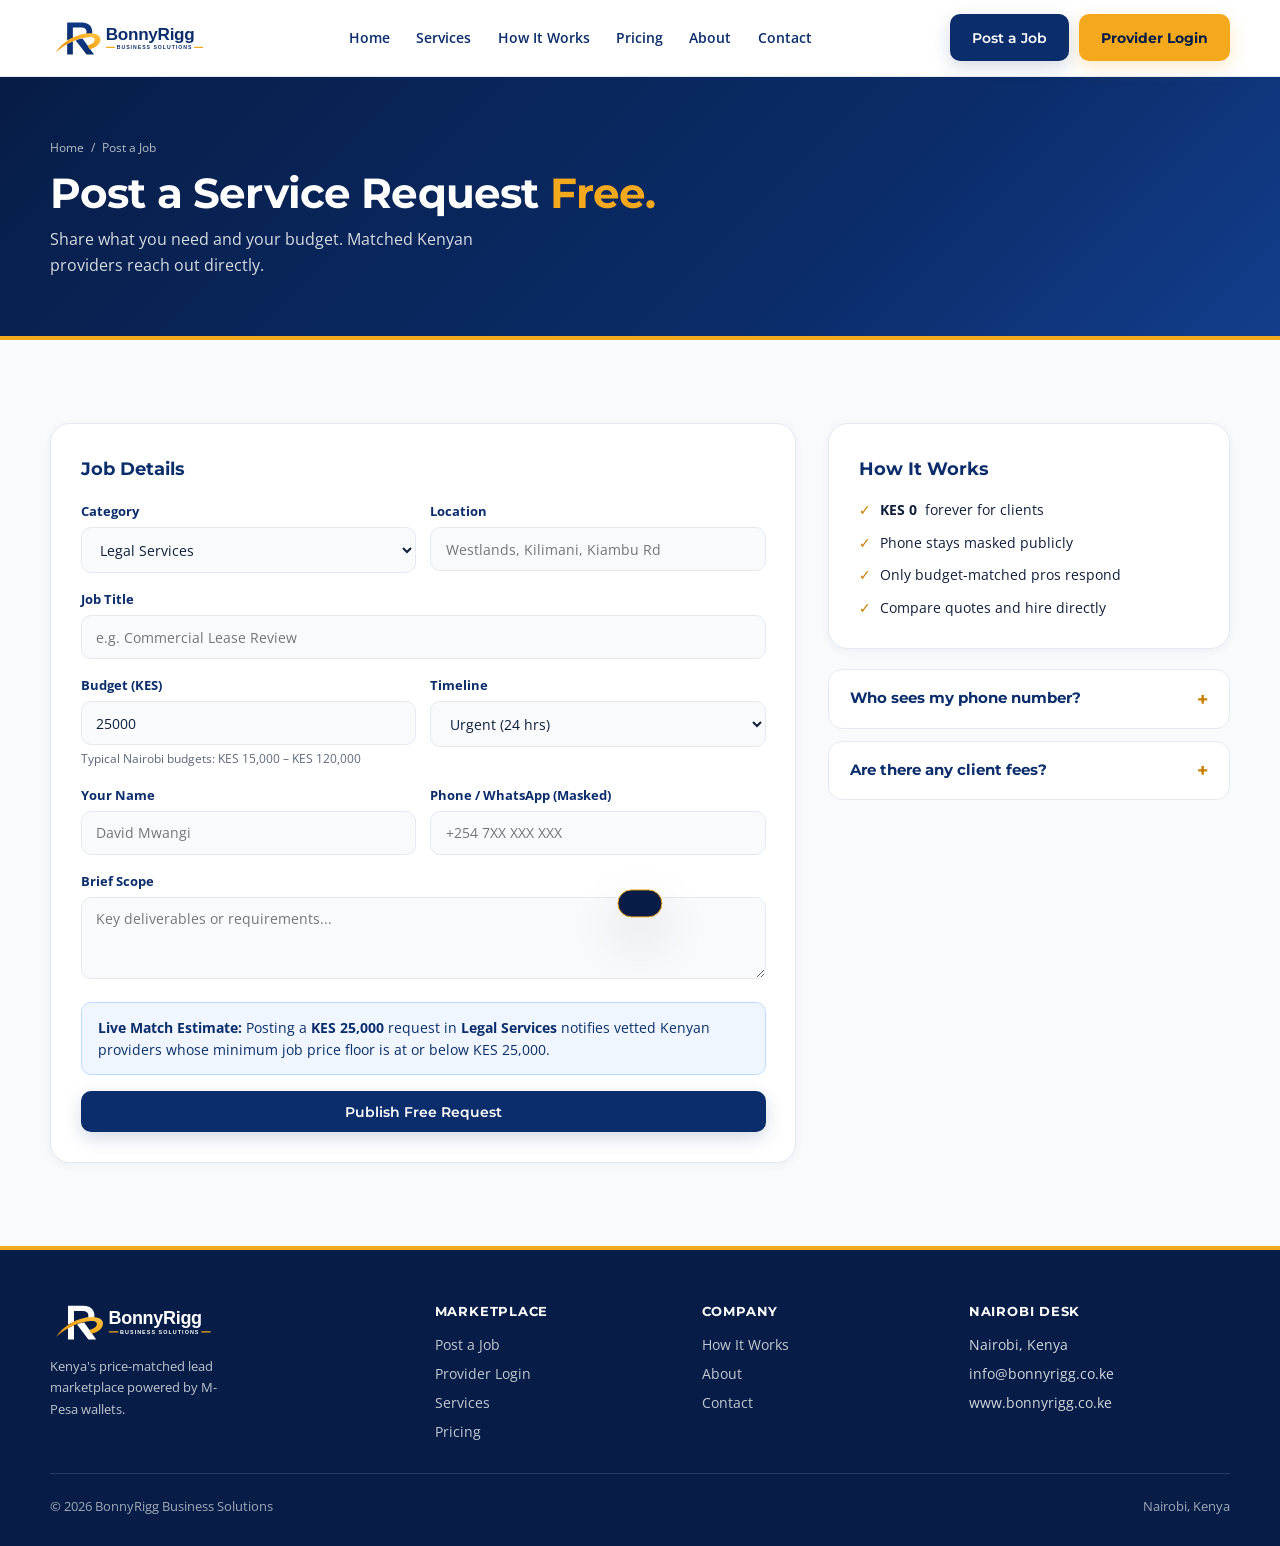
<file: post-job.html>
<!DOCTYPE html>
<html lang="en">
<head>
  <meta charset="utf-8">
  <meta name="viewport" content="width=device-width, initial-scale=1">
  <title>Post a Job Free | BonnyRigg Business Solutions</title>
  <meta name="description" content="Post your service request and budget free in Kenya. Hear only from vetted providers matched to your price point.">
  <link rel="icon" type="image/svg+xml" href="assets/bonnyrigg-mark.svg">
  <link rel="preconnect" href="https://fonts.googleapis.com">
  <link rel="preconnect" href="https://fonts.gstatic.com" crossorigin>
  <link href="https://fonts.googleapis.com/css2?family=Montserrat:wght@500;600;700;800&family=Open+Sans:wght@400;600;700&display=swap" rel="stylesheet">
  <link rel="stylesheet" href="styles.css">
</head>
<body>

  <header class="navbar">
    <div class="container nav-inner">
      <a href="index.html" class="nav-logo" aria-label="BonnyRigg Business Solutions">
        <img src="assets/bonnyrigg-logo-primary.svg" alt="BonnyRigg Business Solutions">
      </a>

      <nav class="nav-links" aria-label="Primary Navigation">
        <a href="index.html">Home</a>
        <a href="services.html">Services</a>
        <a href="how-it-works.html">How It Works</a>
        <a href="pricing.html">Pricing</a>
        <a href="about.html">About</a>
        <a href="contact.html">Contact</a>
      </nav>

      <div class="nav-actions">
        <a href="post-job.html" class="btn btn-primary">Post a Job</a>
        <a href="provider-portal.html" class="btn btn-gold">Provider Login</a>
      </div>

      <button type="button" class="nav-toggle" id="navToggle" aria-label="Toggle Menu" aria-expanded="false" aria-controls="mobileMenu">
        <svg viewBox="0 0 24 24" fill="none" stroke="currentColor" stroke-width="2.2" stroke-linecap="round">
          <line x1="3" y1="6" x2="21" y2="6"></line>
          <line x1="3" y1="12" x2="21" y2="12"></line>
          <line x1="3" y1="18" x2="21" y2="18"></line>
        </svg>
      </button>
    </div>

    <div class="mobile-menu" id="mobileMenu">
      <div class="container">
        <nav class="mobile-nav-links" aria-label="Mobile Navigation">
          <a href="index.html">Home</a>
          <a href="services.html">Services</a>
          <a href="how-it-works.html">How It Works</a>
          <a href="pricing.html">Pricing</a>
          <a href="about.html">About</a>
          <a href="contact.html">Contact</a>
        </nav>
        <div class="mobile-nav-actions">
          <a href="post-job.html" class="btn btn-primary">Post a Job</a>
          <a href="provider-portal.html" class="btn btn-gold">Provider Login</a>
        </div>
      </div>
    </div>
  </header>

  <main>
    <section class="page-hero">
      <div class="container">
        <div class="breadcrumb">
          <a href="index.html">Home</a>
          <span>/</span>
          <span>Post a Job</span>
        </div>
        <h1>Post a Service Request <span>Free.</span></h1>
        <p class="page-hero-lead">Share what you need and your budget. Matched Kenyan providers reach out directly.</p>
      </div>
    </section>

    <section class="band">
      <div class="container post-grid">
        <div class="panel-card">
          <h3>Job Details</h3>

          <div class="confirmation-box" id="jobConfirmationBox" role="status" aria-live="polite"></div>

          <form id="postJobForm" class="form-stack">
            <div class="form-2col">
              <div class="field">
                <label for="jobCategory">Category</label>
                <select id="jobCategory" required>
                  <option value="Legal Services">Legal Services</option>
                  <option value="Auto Mechanic">Auto Mechanic &amp; Fleet</option>
                  <option value="Accounting & Tax">Accounting &amp; Tax</option>
                  <option value="Plumbing & Electrical">Plumbing &amp; Electrical</option>
                  <option value="Business Consulting">Business &amp; HR Advisory</option>
                  <option value="Construction & Renovations">Construction &amp; Renovations</option>
                  <option value="IT & Digital Systems">IT &amp; Digital Systems</option>
                  <option value="Events & Logistics">Events &amp; Logistics</option>
                </select>
              </div>

              <div class="field">
                <label for="jobLocation">Location</label>
                <input type="text" id="jobLocation" required placeholder="Westlands, Kilimani, Kiambu Rd">
              </div>
            </div>

            <div class="field">
              <label for="jobTitle">Job Title</label>
              <input type="text" id="jobTitle" required placeholder="e.g. Commercial Lease Review">
            </div>

            <div class="form-2col">
              <div class="field">
                <label for="jobBudget">Budget (KES)</label>
                <input type="number" id="jobBudget" min="1500" step="500" value="25000" required>
                <div id="categoryBudgetHint" style="font-size:0.75rem;color:var(--br-slate);margin-top:0.25rem;">Typical: KES 15,000 – 120,000</div>
              </div>
              <div class="field">
                <label for="jobUrgency">Timeline</label>
                <select id="jobUrgency">
                  <option value="Urgent (Within 24 hrs)">Urgent (24 hrs)</option>
                  <option value="This Week">This Week</option>
                  <option value="Within 2 Weeks">Within 2 Weeks</option>
                  <option value="Flexible">Flexible</option>
                </select>
              </div>
            </div>

            <div class="form-2col">
              <div class="field">
                <label for="clientName">Your Name</label>
                <input type="text" id="clientName" required placeholder="David Mwangi">
              </div>
              <div class="field">
                <label for="clientPhone">Phone / WhatsApp (Masked)</label>
                <input type="tel" id="clientPhone" required placeholder="+254 7XX XXX XXX">
              </div>
            </div>

            <div class="field">
              <label for="jobDesc">Brief Scope</label>
              <textarea id="jobDesc" rows="3" required placeholder="Key deliverables or requirements..."></textarea>
            </div>

            <div class="match-preview-box" id="consumerMatchPreview"></div>

            <button type="submit" class="btn btn-primary" style="width:100%;">Publish Free Request</button>
          </form>
        </div>

        <aside style="display:grid;gap:1.25rem;">
          <div class="panel-card">
            <h3>How It Works</h3>
            <ul class="check-list" style="margin-top:0.9rem;">
              <li><strong>KES 0</strong> forever for clients</li>
              <li>Phone stays masked publicly</li>
              <li>Only budget-matched pros respond</li>
              <li>Compare quotes and hire directly</li>
            </ul>
          </div>

          <div class="faq-list">
            <details class="faq-item">
              <summary>Who sees my phone number?</summary>
              <div class="faq-body">Only vetted providers who accept your budget and pay KES 200 to unlock your request.</div>
            </details>
            <details class="faq-item">
              <summary>Are there any client fees?</summary>
              <div class="faq-body">No. Posting requests and hiring providers is always KES 0.</div>
            </details>
          </div>
        </aside>
      </div>
    </section>
  </main>

  <footer>
    <div class="container">
      <div class="footer-grid">
        <div>
          <img src="assets/bonnyrigg-logo-reverse.svg" alt="BonnyRigg Business Solutions" style="height:42px;width:auto;margin-bottom:0.8rem;">
          <p style="font-size:0.84rem;margin:0;color:rgba(255,255,255,0.74);max-width:34ch;">
            Kenya's price-matched lead marketplace powered by M-Pesa wallets.
          </p>
        </div>

        <div>
          <h4>Marketplace</h4>
          <ul>
            <li><a href="post-job.html">Post a Job</a></li>
            <li><a href="provider-portal.html">Provider Login</a></li>
            <li><a href="services.html">Services</a></li>
            <li><a href="pricing.html">Pricing</a></li>
          </ul>
        </div>

        <div>
          <h4>Company</h4>
          <ul>
            <li><a href="how-it-works.html">How It Works</a></li>
            <li><a href="about.html">About</a></li>
            <li><a href="contact.html">Contact</a></li>
          </ul>
        </div>

        <div>
          <h4>Nairobi Desk</h4>
          <ul>
            <li>Nairobi, Kenya</li>
            <li>info@bonnyrigg.co.ke</li>
            <li>www.bonnyrigg.co.ke</li>
          </ul>
        </div>
      </div>

      <div class="footer-bottom">
        <span>&copy; 2026 BonnyRigg Business Solutions</span>
        <span>Nairobi, Kenya</span>
      </div>
    </div>
  </footer>

  <div class="toast" id="toast" role="status" aria-live="polite"></div>
  <script src="app.js"></script>
</body>
</html>
</file>
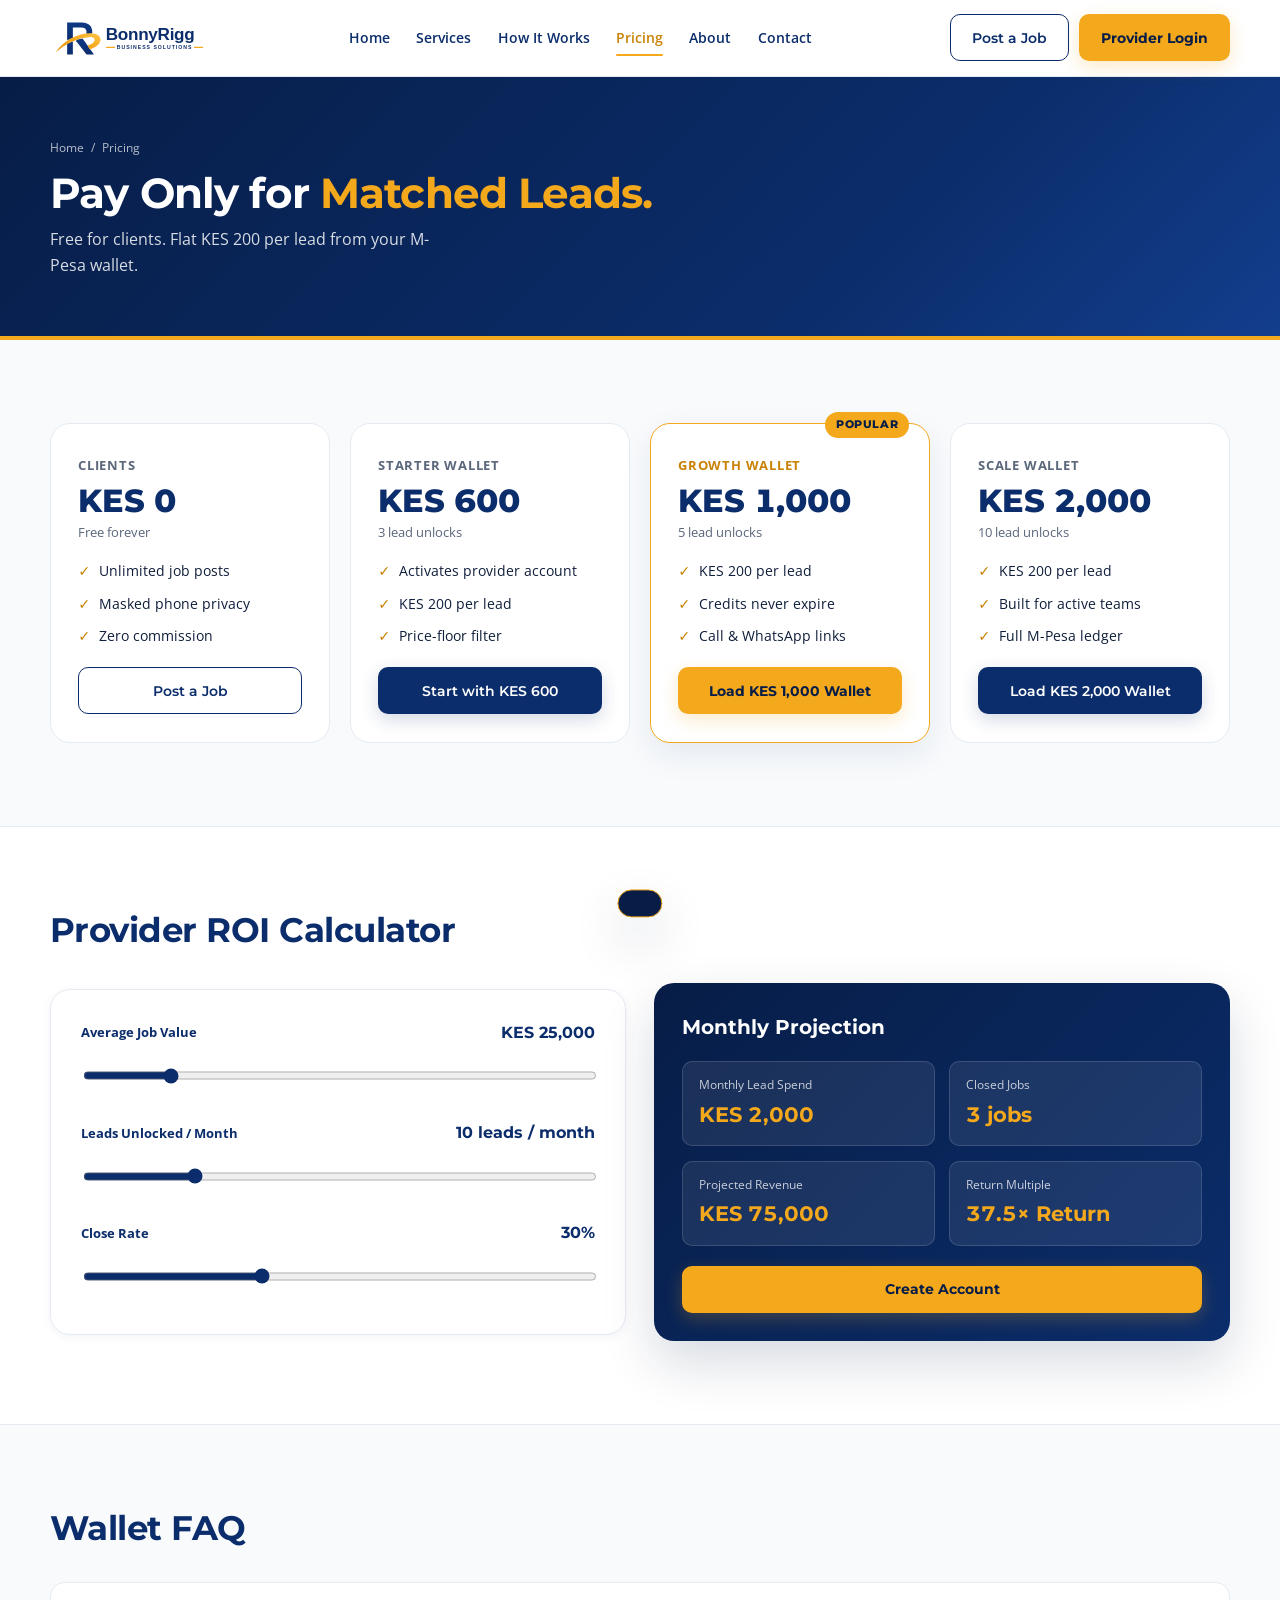
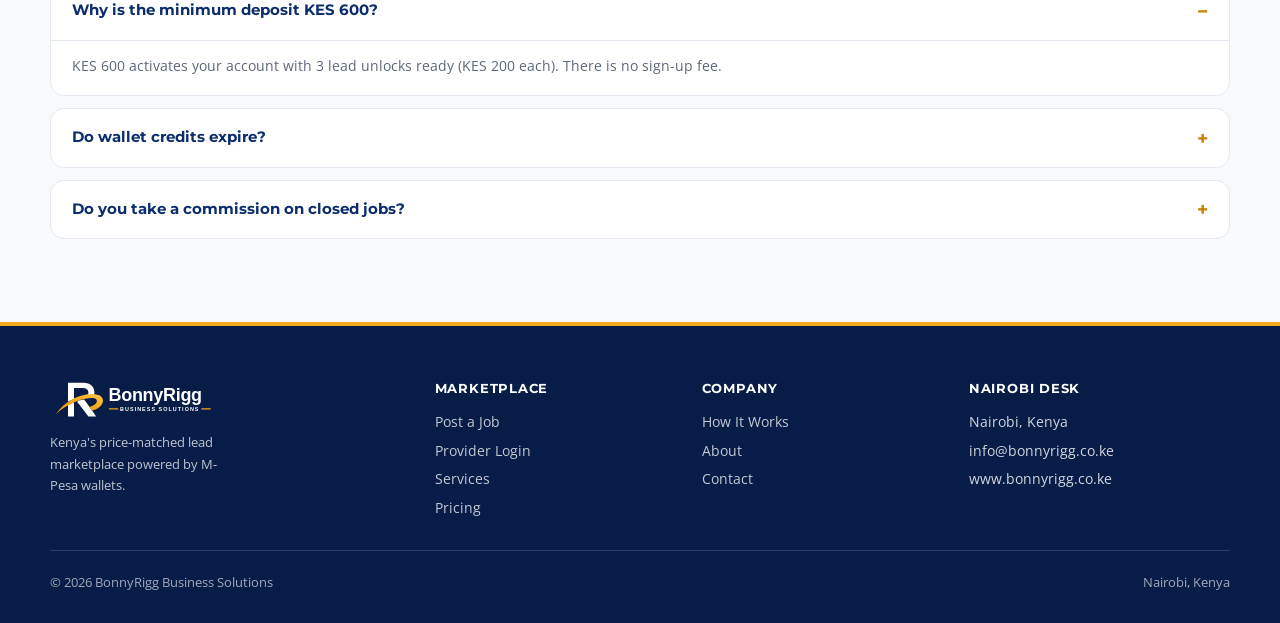
<file: pricing.html>
<!DOCTYPE html>
<html lang="en">
<head>
  <meta charset="utf-8">
  <meta name="viewport" content="width=device-width, initial-scale=1">
  <title>Pricing &amp; ROI Calculator | BonnyRigg Business Solutions</title>
  <meta name="description" content="Free for clients. Providers start with a KES 600 M-Pesa wallet and pay KES 200 per matched lead.">
  <link rel="icon" type="image/svg+xml" href="assets/bonnyrigg-mark.svg">
  <link rel="preconnect" href="https://fonts.googleapis.com">
  <link rel="preconnect" href="https://fonts.gstatic.com" crossorigin>
  <link href="https://fonts.googleapis.com/css2?family=Montserrat:wght@500;600;700;800&family=Open+Sans:wght@400;600;700&display=swap" rel="stylesheet">
  <link rel="stylesheet" href="styles.css">
</head>
<body>

  <header class="navbar">
    <div class="container nav-inner">
      <a href="index.html" class="nav-logo" aria-label="BonnyRigg Business Solutions">
        <img src="assets/bonnyrigg-logo-primary.svg" alt="BonnyRigg Business Solutions">
      </a>

      <nav class="nav-links" aria-label="Primary Navigation">
        <a href="index.html">Home</a>
        <a href="services.html">Services</a>
        <a href="how-it-works.html">How It Works</a>
        <a href="pricing.html" class="active">Pricing</a>
        <a href="about.html">About</a>
        <a href="contact.html">Contact</a>
      </nav>

      <div class="nav-actions">
        <a href="post-job.html" class="btn btn-outline">Post a Job</a>
        <a href="provider-portal.html" class="btn btn-gold">Provider Login</a>
      </div>

      <button type="button" class="nav-toggle" id="navToggle" aria-label="Toggle Menu" aria-expanded="false" aria-controls="mobileMenu">
        <svg viewBox="0 0 24 24" fill="none" stroke="currentColor" stroke-width="2.2" stroke-linecap="round">
          <line x1="3" y1="6" x2="21" y2="6"></line>
          <line x1="3" y1="12" x2="21" y2="12"></line>
          <line x1="3" y1="18" x2="21" y2="18"></line>
        </svg>
      </button>
    </div>

    <div class="mobile-menu" id="mobileMenu">
      <div class="container">
        <nav class="mobile-nav-links" aria-label="Mobile Navigation">
          <a href="index.html">Home</a>
          <a href="services.html">Services</a>
          <a href="how-it-works.html">How It Works</a>
          <a href="pricing.html" class="active">Pricing</a>
          <a href="about.html">About</a>
          <a href="contact.html">Contact</a>
        </nav>
        <div class="mobile-nav-actions">
          <a href="post-job.html" class="btn btn-outline">Post a Job</a>
          <a href="provider-portal.html" class="btn btn-gold">Provider Login</a>
        </div>
      </div>
    </div>
  </header>

  <main>
    <section class="page-hero">
      <div class="container">
        <div class="breadcrumb">
          <a href="index.html">Home</a>
          <span>/</span>
          <span>Pricing</span>
        </div>
        <h1>Pay Only for <span>Matched Leads.</span></h1>
        <p class="page-hero-lead">Free for clients. Flat KES 200 per lead from your M-Pesa wallet.</p>
      </div>
    </section>

    <section class="band">
      <div class="container">
        <div class="grid-4">
          <article class="pricing-card">
            <div>
              <strong style="font-size:0.8rem;color:var(--br-slate);text-transform:uppercase;letter-spacing:0.06em;">Clients</strong>
              <div class="price-figure">KES 0</div>
              <div style="font-size:0.82rem;color:var(--br-slate);margin-bottom:1rem;">Free forever</div>
              <ul class="check-list">
                <li>Unlimited job posts</li>
                <li>Masked phone privacy</li>
                <li>Zero commission</li>
              </ul>
            </div>
            <a href="post-job.html" class="btn btn-outline" style="width:100%;">Post a Job</a>
          </article>

          <article class="pricing-card">
            <div>
              <strong style="font-size:0.8rem;color:var(--br-slate);text-transform:uppercase;letter-spacing:0.06em;">Starter Wallet</strong>
              <div class="price-figure">KES 600</div>
              <div style="font-size:0.82rem;color:var(--br-slate);margin-bottom:1rem;">3 lead unlocks</div>
              <ul class="check-list">
                <li>Activates provider account</li>
                <li>KES 200 per lead</li>
                <li>Price-floor filter</li>
              </ul>
            </div>
            <a href="provider-portal.html?mode=signup&amp;topup=600" class="btn btn-primary" style="width:100%;">Start with KES 600</a>
          </article>

          <article class="pricing-card featured">
            <span class="pricing-tag">Popular</span>
            <div>
              <strong style="font-size:0.8rem;color:var(--br-gold-dark);text-transform:uppercase;letter-spacing:0.06em;">Growth Wallet</strong>
              <div class="price-figure">KES 1,000</div>
              <div style="font-size:0.82rem;color:var(--br-slate);margin-bottom:1rem;">5 lead unlocks</div>
              <ul class="check-list">
                <li>KES 200 per lead</li>
                <li>Credits never expire</li>
                <li>Call &amp; WhatsApp links</li>
              </ul>
            </div>
            <a href="provider-portal.html?mode=signup&amp;topup=1000" class="btn btn-gold" style="width:100%;">Load KES 1,000 Wallet</a>
          </article>

          <article class="pricing-card">
            <div>
              <strong style="font-size:0.8rem;color:var(--br-slate);text-transform:uppercase;letter-spacing:0.06em;">Scale Wallet</strong>
              <div class="price-figure">KES 2,000</div>
              <div style="font-size:0.82rem;color:var(--br-slate);margin-bottom:1rem;">10 lead unlocks</div>
              <ul class="check-list">
                <li>KES 200 per lead</li>
                <li>Built for active teams</li>
                <li>Full M-Pesa ledger</li>
              </ul>
            </div>
            <a href="provider-portal.html?mode=signup&amp;topup=2000" class="btn btn-primary" style="width:100%;">Load KES 2,000 Wallet</a>
          </article>
        </div>
      </div>
    </section>

    <section class="band white" id="roi">
      <div class="container">
        <div class="section-head">
          <h2>Provider ROI Calculator</h2>
        </div>

        <div class="roi-grid">
          <div class="panel-card">
            <div class="form-stack" style="margin-top:0;">
              <div class="field">
                <div class="range-row">
                  <label for="roiJobValue" style="margin:0;">Average Job Value</label>
                  <strong style="font-family:var(--font-heading);color:var(--br-blue);" id="roiJobValueLabel">KES 25,000</strong>
                </div>
                <input type="range" id="roiJobValue" min="5000" max="150000" step="5000" value="25000">
              </div>

              <div class="field">
                <div class="range-row">
                  <label for="roiLeadsCount" style="margin:0;">Leads Unlocked / Month</label>
                  <strong style="font-family:var(--font-heading);color:var(--br-blue);" id="roiLeadsCountLabel">10 leads / month</strong>
                </div>
                <input type="range" id="roiLeadsCount" min="3" max="40" step="1" value="10">
              </div>

              <div class="field">
                <div class="range-row">
                  <label for="roiCloseRate" style="margin:0;">Close Rate</label>
                  <strong style="font-family:var(--font-heading);color:var(--br-blue);" id="roiCloseRateLabel">30%</strong>
                </div>
                <input type="range" id="roiCloseRate" min="10" max="70" step="5" value="30">
              </div>
            </div>
          </div>

          <div class="roi-output">
            <h3 style="font-family:var(--font-heading);color:#fff;margin:0;font-size:1.25rem;">Monthly Projection</h3>

            <div class="roi-metrics">
              <div class="roi-metric">
                <span>Monthly Lead Spend</span>
                <strong id="roiSpendOut">KES 2,000</strong>
              </div>
              <div class="roi-metric">
                <span>Closed Jobs</span>
                <strong id="roiClosedOut">3 jobs</strong>
              </div>
              <div class="roi-metric">
                <span>Projected Revenue</span>
                <strong id="roiRevenueOut">KES 75,000</strong>
              </div>
              <div class="roi-metric">
                <span>Return Multiple</span>
                <strong id="roiMultipleOut">37.5× Return</strong>
              </div>
            </div>

            <a href="provider-portal.html?mode=signup" class="btn btn-gold" style="width:100%;margin-top:1.25rem;">Create Account</a>
          </div>
        </div>
      </div>
    </section>

    <section class="band" id="faq">
      <div class="container">
        <div class="section-head">
          <h2>Wallet FAQ</h2>
        </div>

        <div class="faq-list">
          <details class="faq-item" open>
            <summary>Why is the minimum deposit KES 600?</summary>
            <div class="faq-body">KES 600 activates your account with 3 lead unlocks ready (KES 200 each). There is no sign-up fee.</div>
          </details>
          <details class="faq-item">
            <summary>Do wallet credits expire?</summary>
            <div class="faq-body">No. Unused balance stays in your wallet indefinitely.</div>
          </details>
          <details class="faq-item">
            <summary>Do you take a commission on closed jobs?</summary>
            <div class="faq-body">Never. You keep 100% of every job you win.</div>
          </details>
        </div>
      </div>
    </section>
  </main>

  <footer>
    <div class="container">
      <div class="footer-grid">
        <div>
          <img src="assets/bonnyrigg-logo-reverse.svg" alt="BonnyRigg Business Solutions" style="height:42px;width:auto;margin-bottom:0.8rem;">
          <p style="font-size:0.84rem;margin:0;color:rgba(255,255,255,0.74);max-width:34ch;">
            Kenya's price-matched lead marketplace powered by M-Pesa wallets.
          </p>
        </div>

        <div>
          <h4>Marketplace</h4>
          <ul>
            <li><a href="post-job.html">Post a Job</a></li>
            <li><a href="provider-portal.html">Provider Login</a></li>
            <li><a href="services.html">Services</a></li>
            <li><a href="pricing.html">Pricing</a></li>
          </ul>
        </div>

        <div>
          <h4>Company</h4>
          <ul>
            <li><a href="how-it-works.html">How It Works</a></li>
            <li><a href="about.html">About</a></li>
            <li><a href="contact.html">Contact</a></li>
          </ul>
        </div>

        <div>
          <h4>Nairobi Desk</h4>
          <ul>
            <li>Nairobi, Kenya</li>
            <li>info@bonnyrigg.co.ke</li>
            <li>www.bonnyrigg.co.ke</li>
          </ul>
        </div>
      </div>

      <div class="footer-bottom">
        <span>&copy; 2026 BonnyRigg Business Solutions</span>
        <span>Nairobi, Kenya</span>
      </div>
    </div>
  </footer>

  <div class="toast" id="toast" role="status" aria-live="polite"></div>
  <script src="app.js"></script>
</body>
</html>
</file>
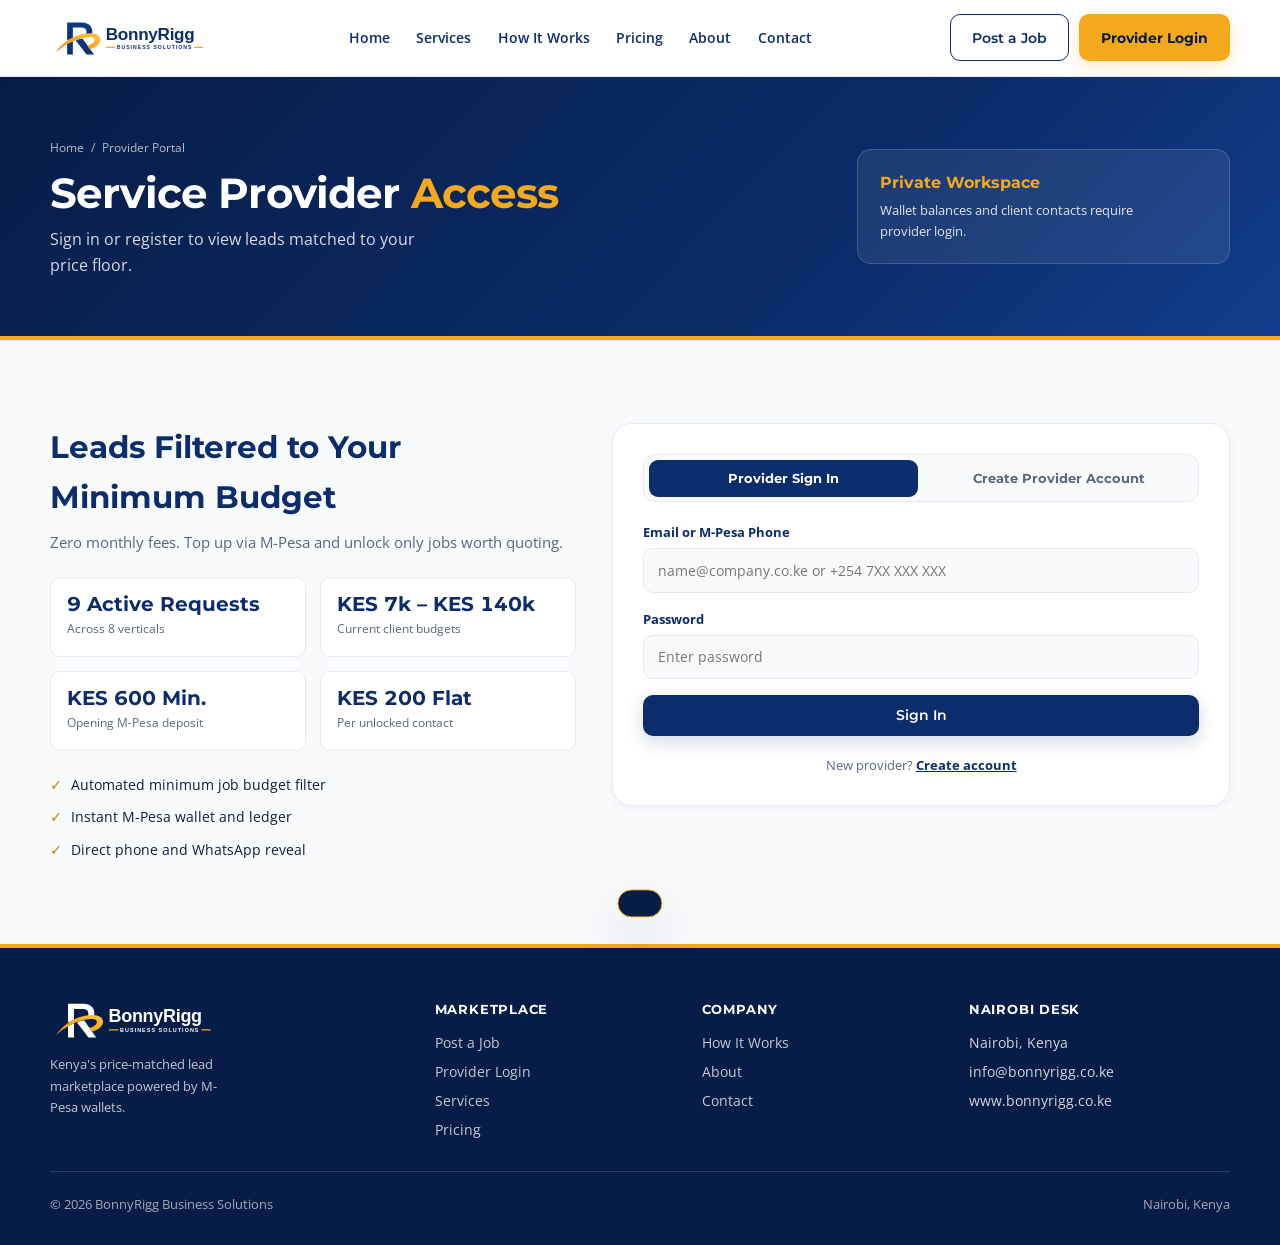
<file: provider-portal.html>
<!DOCTYPE html>
<html lang="en">
<head>
  <meta charset="utf-8">
  <meta name="viewport" content="width=device-width, initial-scale=1">
  <title>Provider Portal | BonnyRigg Business Solutions</title>
  <meta name="description" content="Sign in or register as a BonnyRigg service provider in Kenya to access your M-Pesa lead wallet and price-matched client queue.">
  <link rel="icon" type="image/svg+xml" href="assets/bonnyrigg-mark.svg">
  <link rel="preconnect" href="https://fonts.googleapis.com">
  <link rel="preconnect" href="https://fonts.gstatic.com" crossorigin>
  <link href="https://fonts.googleapis.com/css2?family=Montserrat:wght@500;600;700;800&family=Open+Sans:wght@400;600;700&display=swap" rel="stylesheet">
  <link rel="stylesheet" href="styles.css">
</head>
<body>

  <header class="navbar">
    <div class="container nav-inner">
      <a href="index.html" class="nav-logo" aria-label="BonnyRigg Business Solutions">
        <img src="assets/bonnyrigg-logo-primary.svg" alt="BonnyRigg Business Solutions">
      </a>

      <nav class="nav-links" aria-label="Primary Navigation">
        <a href="index.html">Home</a>
        <a href="services.html">Services</a>
        <a href="how-it-works.html">How It Works</a>
        <a href="pricing.html">Pricing</a>
        <a href="about.html">About</a>
        <a href="contact.html">Contact</a>
      </nav>

      <div class="nav-actions">
        <a href="post-job.html" class="btn btn-outline">Post a Job</a>
        <a href="provider-portal.html" class="btn btn-gold">Provider Login</a>
      </div>

      <button type="button" class="nav-toggle" id="navToggle" aria-label="Toggle Menu" aria-expanded="false" aria-controls="mobileMenu">
        <svg viewBox="0 0 24 24" fill="none" stroke="currentColor" stroke-width="2.2" stroke-linecap="round">
          <line x1="3" y1="6" x2="21" y2="6"></line>
          <line x1="3" y1="12" x2="21" y2="12"></line>
          <line x1="3" y1="18" x2="21" y2="18"></line>
        </svg>
      </button>
    </div>

    <div class="mobile-menu" id="mobileMenu">
      <div class="container">
        <nav class="mobile-nav-links" aria-label="Mobile Navigation">
          <a href="index.html">Home</a>
          <a href="services.html">Services</a>
          <a href="how-it-works.html">How It Works</a>
          <a href="pricing.html">Pricing</a>
          <a href="about.html">About</a>
          <a href="contact.html">Contact</a>
        </nav>
        <div class="mobile-nav-actions">
          <a href="post-job.html" class="btn btn-outline">Post a Job</a>
          <a href="provider-portal.html" class="btn btn-gold">Provider Login</a>
        </div>
      </div>
    </div>
  </header>

  <main>
    <section class="page-hero">
      <div class="container page-hero-grid">
        <div>
          <div class="breadcrumb">
            <a href="index.html">Home</a>
            <span>/</span>
            <span>Provider Portal</span>
          </div>
          <h1 id="providerHeroHeading">Service Provider <span>Access</span></h1>
          <p class="page-hero-lead" id="providerHeroLead">
            Sign in or register to view leads matched to your price floor.
          </p>
        </div>

        <div class="hero-summary-card" id="providerHeroGateCard">
          <strong>Private Workspace</strong>
          <p>Wallet balances and client contacts require provider login.</p>
        </div>

        <div class="hero-summary-card hidden-view" id="providerHeroAccountCard">
          <div style="display:flex;justify-content:space-between;align-items:center;gap:0.75rem;margin-bottom:0.35rem;">
            <strong id="providerBusinessLabel" style="margin:0;">Verified Nairobi Provider</strong>
            <span class="live-pill">Signed In</span>
          </div>
          <p id="providerAccountMeta" style="margin-bottom:0.85rem;">+254 7XX XXX XXX · Floor: KES 10,000</p>
          <div style="display:flex;flex-wrap:wrap;gap:0.55rem;">
            <button type="button" class="btn btn-gold btn-sm" id="openProviderModalBtn">Edit Profile</button>
            <button type="button" class="btn btn-outline-light btn-sm" id="providerSignOutBtn">Sign Out</button>
          </div>
        </div>
      </div>
    </section>

    <!-- AUTHENTICATION GATE -->
    <section class="band" id="providerAuthGate">
      <div class="container auth-grid">
        <div>
          <h2 style="font-family:var(--font-heading);font-size:clamp(1.45rem,2.5vw,1.95rem);color:var(--br-blue);margin:0 0 0.5rem;">
            Leads Filtered to Your Minimum Budget
          </h2>
          <p style="color:var(--br-slate);font-size:0.93rem;margin:0;">
            Zero monthly fees. Top up via M-Pesa and unlock only jobs worth quoting.
          </p>

          <div class="market-pulse-mini">
            <div class="pulse-stat">
              <strong id="gateOpenLeadsCount">9 Active Requests</strong>
              <span>Across 8 verticals</span>
            </div>
            <div class="pulse-stat">
              <strong id="gateBudgetRange">KES 7k – 140k</strong>
              <span>Current client budgets</span>
            </div>
            <div class="pulse-stat">
              <strong>KES 600 Min.</strong>
              <span>Opening M-Pesa deposit</span>
            </div>
            <div class="pulse-stat">
              <strong>KES 200 Flat</strong>
              <span>Per unlocked contact</span>
            </div>
          </div>

          <ul class="check-list">
            <li>Automated minimum job budget filter</li>
            <li>Instant M-Pesa wallet and ledger</li>
            <li>Direct phone and WhatsApp reveal</li>
          </ul>
        </div>

        <div class="panel-card">
          <div class="auth-tabs" role="tablist" aria-label="Provider Authentication Mode">
            <button type="button" class="auth-tab active" data-auth-tab="login" role="tab" aria-selected="true">Provider Sign In</button>
            <button type="button" class="auth-tab" data-auth-tab="signup" role="tab" aria-selected="false">Create Provider Account</button>
          </div>

          <!-- SIGN IN -->
          <div class="auth-pane active" id="pane-login">
            <form id="providerLoginForm" class="form-stack" style="margin-top:0;">
              <div class="field">
                <label for="loginIdentifier">Email or M-Pesa Phone</label>
                <input type="text" id="loginIdentifier" required placeholder="name@company.co.ke or +254 7XX XXX XXX">
              </div>

              <div class="field">
                <label for="loginPassword">Password</label>
                <input type="password" id="loginPassword" required minlength="4" placeholder="Enter password">
              </div>

              <button type="submit" class="btn btn-primary" style="width:100%;">Sign In</button>

              <p style="font-size:0.82rem;color:var(--br-slate);text-align:center;margin:0.2rem 0 0;">
                New provider?
                <button type="button" data-switch-auth="signup" style="border:0;background:none;color:var(--br-blue);font-weight:700;cursor:pointer;text-decoration:underline;padding:0;">Create account</button>
              </p>
            </form>
          </div>

          <!-- CREATE ACCOUNT -->
          <div class="auth-pane" id="pane-signup">
            <form id="providerSignupForm" class="form-stack" style="margin-top:0;">
              <div class="field">
                <label for="signupBusinessName">Business Name</label>
                <input type="text" id="signupBusinessName" required placeholder="Ridgeways Auto Diagnostics Ltd">
              </div>

              <div class="form-2col">
                <div class="field">
                  <label for="signupVertical">Service Vertical</label>
                  <select id="signupVertical">
                    <option value="All">All Categories</option>
                    <option value="Legal Services">Legal Services</option>
                    <option value="Auto Mechanic">Auto Mechanic &amp; Fleet</option>
                    <option value="Accounting & Tax">Accounting &amp; Tax</option>
                    <option value="Plumbing & Electrical">Plumbing &amp; Electrical</option>
                    <option value="Business Consulting">Business &amp; HR Advisory</option>
                    <option value="Construction & Renovations">Construction &amp; Renovations</option>
                    <option value="IT & Digital Systems">IT &amp; Digital Systems</option>
                    <option value="Events & Logistics">Events &amp; Logistics</option>
                  </select>
                </div>
                <div class="field">
                  <label for="signupMinBudget">Min. Job Floor (KES)</label>
                  <input type="number" id="signupMinBudget" min="2000" max="50000" step="2000" value="10000" required>
                </div>
              </div>

              <div class="form-2col">
                <div class="field">
                  <label for="signupMpesaPhone">M-Pesa Number</label>
                  <input type="tel" id="signupMpesaPhone" required placeholder="+254 7XX XXX XXX">
                </div>
                <div class="field">
                  <label for="signupEmail">Work Email</label>
                  <input type="email" id="signupEmail" required placeholder="info@business.co.ke">
                </div>
              </div>

              <div class="form-2col">
                <div class="field">
                  <label for="signupDeposit">Opening Deposit</label>
                  <select id="signupDeposit">
                    <option value="600">KES 600 Starter (3 Leads)</option>
                    <option value="1000">KES 1,000 Growth (5 Leads)</option>
                    <option value="2000">KES 2,000 Scale (10 Leads)</option>
                  </select>
                </div>
                <div class="field">
                  <label for="signupPassword">Password</label>
                  <input type="password" id="signupPassword" required minlength="4" placeholder="Min. 4 characters">
                </div>
              </div>

              <button type="submit" class="btn btn-gold" style="width:100%;">Create Account &amp; Activate Wallet</button>

              <p style="font-size:0.82rem;color:var(--br-slate);text-align:center;margin:0.2rem 0 0;">
                Have an account?
                <button type="button" data-switch-auth="login" style="border:0;background:none;color:var(--br-blue);font-weight:700;cursor:pointer;text-decoration:underline;padding:0;">Sign in</button>
              </p>
            </form>
          </div>
        </div>
      </div>
    </section>

    <!-- AUTHENTICATED WORKSPACE -->
    <section class="band hidden-view" id="providerWorkspace">
      <div class="container">
        <div class="market-grid">
          <div>
            <div class="wallet-card">
              <div class="wallet-top">
                <div>
                  <div style="font-size:0.74rem;text-transform:uppercase;letter-spacing:0.08em;opacity:0.8;">M-Pesa Lead Wallet</div>
                  <div class="wallet-balance" id="walletBalance">KES 600</div>
                  <div style="font-size:0.8rem;opacity:0.84;margin-top:0.2rem;" id="leadsRemainingText">3 leads available (KES 200 / lead)</div>
                </div>
                <span class="mpesa-chip">M-Pesa Active</span>
              </div>

              <div class="wallet-actions">
                <button type="button" class="btn btn-mpesa topup-btn" data-amount="600">+ KES 600</button>
                <button type="button" class="btn btn-gold topup-btn" data-amount="1000">+ KES 1,000</button>
                <button type="button" class="btn btn-outline-light topup-btn" data-amount="2000">+ KES 2,000</button>
              </div>
            </div>

            <div class="price-band-box">
              <h3 style="font-family:var(--font-heading);font-size:1rem;color:var(--br-blue);margin:0 0 0.9rem;">Lead Filters</h3>

              <div class="field" style="margin-bottom:0.9rem;">
                <label for="providerCatFilter">Service Vertical</label>
                <select id="providerCatFilter">
                  <option value="All">All Categories</option>
                  <option value="Legal Services">Legal Services</option>
                  <option value="Auto Mechanic">Auto Mechanic &amp; Fleet</option>
                  <option value="Accounting & Tax">Accounting &amp; Tax</option>
                  <option value="Plumbing & Electrical">Plumbing &amp; Electrical</option>
                  <option value="Business Consulting">Business &amp; HR Advisory</option>
                  <option value="Construction & Renovations">Construction &amp; Renovations</option>
                  <option value="IT & Digital Systems">IT &amp; Digital Systems</option>
                  <option value="Events & Logistics">Events &amp; Logistics</option>
                </select>
              </div>

              <div class="field">
                <div class="range-row">
                  <label for="minBudgetRange" style="margin:0;">Minimum Budget Floor</label>
                  <strong style="font-family:var(--font-heading);color:var(--br-blue);font-size:0.95rem;" id="minBudgetLabel">KES 10,000</strong>
                </div>
                <input type="range" id="minBudgetRange" min="2000" max="50000" step="2000" value="10000">
              </div>

              <div style="margin-top:0.9rem;padding-top:0.8rem;border-top:1px solid var(--br-border);display:flex;justify-content:space-between;font-size:0.83rem;">
                <span style="color:var(--br-slate);">Matched Leads</span>
                <strong style="color:var(--br-blue);" id="matchedCountLabel">0 leads</strong>
              </div>
            </div>

            <div class="price-band-box" style="margin-bottom:0;">
              <h3 style="font-family:var(--font-heading);font-size:0.98rem;color:var(--br-blue);margin:0;">Wallet Activity</h3>
              <div class="ledger-list" id="walletLedger"></div>
            </div>
          </div>

          <div>
            <div class="filter-bar">
              <div class="pill-tabs" role="tablist" aria-label="Lead Status Filter">
                <button type="button" class="pill-tab lead-status-tab active" data-status="all">All</button>
                <button type="button" class="pill-tab lead-status-tab" data-status="matched">Matched</button>
                <button type="button" class="pill-tab lead-status-tab" data-status="unlocked">Unlocked</button>
              </div>

              <div class="field" style="min-width:210px;flex:1;max-width:280px;">
                <input type="search" id="leadSearchInput" placeholder="Search leads…" aria-label="Search leads">
              </div>
            </div>

            <div class="leads-list" id="leadsList"></div>
          </div>
        </div>
      </div>
    </section>
  </main>

  <div class="modal-backdrop" id="providerModal" role="dialog" aria-modal="true" aria-labelledby="providerModalTitle">
    <div class="modal-box">
      <div class="modal-head">
        <h3 id="providerModalTitle">Provider Profile</h3>
        <button type="button" class="modal-close" id="closeProviderModalBtn" aria-label="Close">&times;</button>
      </div>
      <form id="providerProfileForm" class="form-stack" style="margin-top:0;">
        <div class="field">
          <label for="profBusinessName">Business Name</label>
          <input type="text" id="profBusinessName" required>
        </div>

        <div class="form-2col">
          <div class="field">
            <label for="profVertical">Service Vertical</label>
            <select id="profVertical">
              <option value="All">All Categories</option>
              <option value="Legal Services">Legal Services</option>
              <option value="Auto Mechanic">Auto Mechanic &amp; Fleet</option>
              <option value="Accounting & Tax">Accounting &amp; Tax</option>
              <option value="Plumbing & Electrical">Plumbing &amp; Electrical</option>
              <option value="Business Consulting">Business &amp; HR Advisory</option>
              <option value="Construction & Renovations">Construction &amp; Renovations</option>
              <option value="IT & Digital Systems">IT &amp; Digital Systems</option>
              <option value="Events & Logistics">Events &amp; Logistics</option>
            </select>
          </div>
          <div class="field">
            <label for="profMinBudget">Min. Job Floor (KES)</label>
            <input type="number" id="profMinBudget" min="2000" max="50000" step="2000" value="10000" required>
          </div>
        </div>

        <div class="field">
          <label for="profMpesaPhone">M-Pesa Number</label>
          <input type="tel" id="profMpesaPhone" required>
        </div>

        <button type="submit" class="btn btn-primary" style="width:100%;">Save Changes</button>
      </form>
    </div>
  </div>

  <footer>
    <div class="container">
      <div class="footer-grid">
        <div>
          <img src="assets/bonnyrigg-logo-reverse.svg" alt="BonnyRigg Business Solutions" style="height:42px;width:auto;margin-bottom:0.8rem;">
          <p style="font-size:0.84rem;margin:0;color:rgba(255,255,255,0.74);max-width:34ch;">
            Kenya's price-matched lead marketplace powered by M-Pesa wallets.
          </p>
        </div>

        <div>
          <h4>Marketplace</h4>
          <ul>
            <li><a href="post-job.html">Post a Job</a></li>
            <li><a href="provider-portal.html">Provider Login</a></li>
            <li><a href="services.html">Services</a></li>
            <li><a href="pricing.html">Pricing</a></li>
          </ul>
        </div>

        <div>
          <h4>Company</h4>
          <ul>
            <li><a href="how-it-works.html">How It Works</a></li>
            <li><a href="about.html">About</a></li>
            <li><a href="contact.html">Contact</a></li>
          </ul>
        </div>

        <div>
          <h4>Nairobi Desk</h4>
          <ul>
            <li>Nairobi, Kenya</li>
            <li>info@bonnyrigg.co.ke</li>
            <li>www.bonnyrigg.co.ke</li>
          </ul>
        </div>
      </div>

      <div class="footer-bottom">
        <span>&copy; 2026 BonnyRigg Business Solutions</span>
        <span>Nairobi, Kenya</span>
      </div>
    </div>
  </footer>

  <div class="toast" id="toast" role="status" aria-live="polite"></div>
  <script src="app.js"></script>
</body>
</html>
</file>
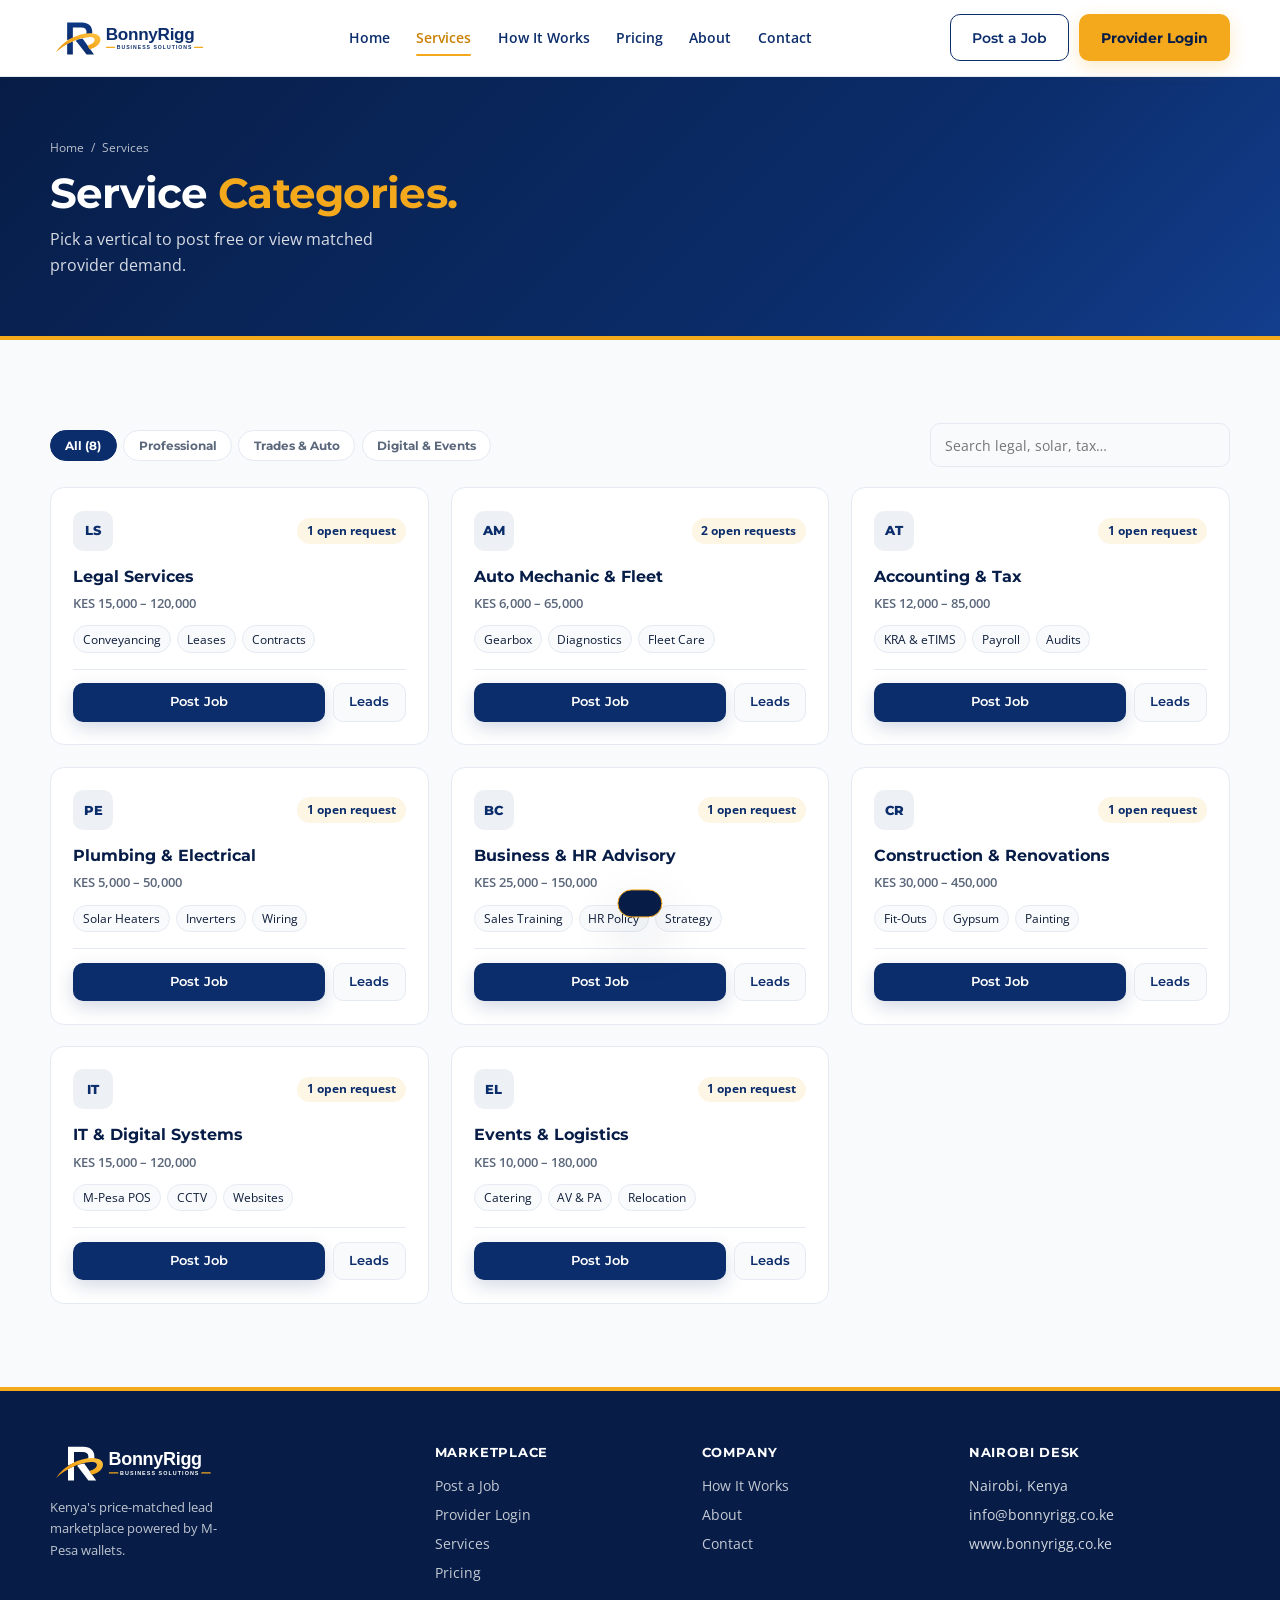
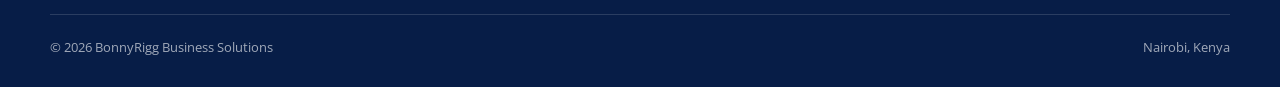
<file: services.html>
<!DOCTYPE html>
<html lang="en">
<head>
  <meta charset="utf-8">
  <meta name="viewport" content="width=device-width, initial-scale=1">
  <title>Service Categories | BonnyRigg Business Solutions</title>
  <meta name="description" content="Explore 8 Kenyan service categories matched to your budget: Legal, Auto Mechanic, Accounting, Plumbing, Consulting, Construction, IT, and Events.">
  <link rel="icon" type="image/svg+xml" href="assets/bonnyrigg-mark.svg">
  <link rel="preconnect" href="https://fonts.googleapis.com">
  <link rel="preconnect" href="https://fonts.gstatic.com" crossorigin>
  <link href="https://fonts.googleapis.com/css2?family=Montserrat:wght@500;600;700;800&family=Open+Sans:wght@400;600;700&display=swap" rel="stylesheet">
  <link rel="stylesheet" href="styles.css">
</head>
<body>

  <header class="navbar">
    <div class="container nav-inner">
      <a href="index.html" class="nav-logo" aria-label="BonnyRigg Business Solutions">
        <img src="assets/bonnyrigg-logo-primary.svg" alt="BonnyRigg Business Solutions">
      </a>

      <nav class="nav-links" aria-label="Primary Navigation">
        <a href="index.html">Home</a>
        <a href="services.html" class="active">Services</a>
        <a href="how-it-works.html">How It Works</a>
        <a href="pricing.html">Pricing</a>
        <a href="about.html">About</a>
        <a href="contact.html">Contact</a>
      </nav>

      <div class="nav-actions">
        <a href="post-job.html" class="btn btn-outline">Post a Job</a>
        <a href="provider-portal.html" class="btn btn-gold">Provider Login</a>
      </div>

      <button type="button" class="nav-toggle" id="navToggle" aria-label="Toggle Menu" aria-expanded="false" aria-controls="mobileMenu">
        <svg viewBox="0 0 24 24" fill="none" stroke="currentColor" stroke-width="2.2" stroke-linecap="round">
          <line x1="3" y1="6" x2="21" y2="6"></line>
          <line x1="3" y1="12" x2="21" y2="12"></line>
          <line x1="3" y1="18" x2="21" y2="18"></line>
        </svg>
      </button>
    </div>

    <div class="mobile-menu" id="mobileMenu">
      <div class="container">
        <nav class="mobile-nav-links" aria-label="Mobile Navigation">
          <a href="index.html">Home</a>
          <a href="services.html" class="active">Services</a>
          <a href="how-it-works.html">How It Works</a>
          <a href="pricing.html">Pricing</a>
          <a href="about.html">About</a>
          <a href="contact.html">Contact</a>
        </nav>
        <div class="mobile-nav-actions">
          <a href="post-job.html" class="btn btn-outline">Post a Job</a>
          <a href="provider-portal.html" class="btn btn-gold">Provider Login</a>
        </div>
      </div>
    </div>
  </header>

  <main>
    <section class="page-hero">
      <div class="container">
        <div class="breadcrumb">
          <a href="index.html">Home</a>
          <span>/</span>
          <span>Services</span>
        </div>
        <h1>Service <span>Categories.</span></h1>
        <p class="page-hero-lead">Pick a vertical to post free or view matched provider demand.</p>
      </div>
    </section>

    <section class="band">
      <div class="container">
        <div class="filter-bar">
          <div class="pill-tabs" role="tablist" aria-label="Category Group Filter">
            <button type="button" class="pill-tab service-group-btn active" data-group="all">All (8)</button>
            <button type="button" class="pill-tab service-group-btn" data-group="professional">Professional</button>
            <button type="button" class="pill-tab service-group-btn" data-group="technical">Trades &amp; Auto</button>
            <button type="button" class="pill-tab service-group-btn" data-group="digital">Digital &amp; Events</button>
          </div>

          <div class="field" style="min-width:230px;flex:1;max-width:300px;">
            <input type="search" id="serviceSearch" placeholder="Search legal, solar, tax…" aria-label="Search service categories">
          </div>
        </div>

        <div class="grid-3" id="servicesGrid">
          <article class="cat-card service-cat-item" data-group="professional">
            <div>
              <div class="cat-card-top">
                <div class="cat-icon">LS</div>
                <span class="cat-badge" data-cat-count="Legal Services">1 open</span>
              </div>
              <h3>Legal Services</h3>
              <div class="cat-budget-line">KES 15,000 – 120,000</div>
              <ul class="cat-examples">
                <li>Conveyancing</li>
                <li>Leases</li>
                <li>Contracts</li>
              </ul>
            </div>
            <div class="cat-actions">
              <a href="post-job.html?category=Legal%20Services" class="btn btn-primary btn-sm" style="flex:1;">Post Job</a>
              <a href="provider-portal.html?category=Legal%20Services" class="btn btn-ghost btn-sm">Leads</a>
            </div>
          </article>

          <article class="cat-card service-cat-item" data-group="technical">
            <div>
              <div class="cat-card-top">
                <div class="cat-icon">AM</div>
                <span class="cat-badge" data-cat-count="Auto Mechanic">2 open</span>
              </div>
              <h3>Auto Mechanic &amp; Fleet</h3>
              <div class="cat-budget-line">KES 6,000 – 65,000</div>
              <ul class="cat-examples">
                <li>Gearbox</li>
                <li>Diagnostics</li>
                <li>Fleet Care</li>
              </ul>
            </div>
            <div class="cat-actions">
              <a href="post-job.html?category=Auto%20Mechanic" class="btn btn-primary btn-sm" style="flex:1;">Post Job</a>
              <a href="provider-portal.html?category=Auto%20Mechanic" class="btn btn-ghost btn-sm">Leads</a>
            </div>
          </article>

          <article class="cat-card service-cat-item" data-group="professional">
            <div>
              <div class="cat-card-top">
                <div class="cat-icon">AT</div>
                <span class="cat-badge" data-cat-count="Accounting & Tax">1 open</span>
              </div>
              <h3>Accounting &amp; Tax</h3>
              <div class="cat-budget-line">KES 12,000 – 85,000</div>
              <ul class="cat-examples">
                <li>KRA &amp; eTIMS</li>
                <li>Payroll</li>
                <li>Audits</li>
              </ul>
            </div>
            <div class="cat-actions">
              <a href="post-job.html?category=Accounting%20%26%20Tax" class="btn btn-primary btn-sm" style="flex:1;">Post Job</a>
              <a href="provider-portal.html?category=Accounting%20%26%20Tax" class="btn btn-ghost btn-sm">Leads</a>
            </div>
          </article>

          <article class="cat-card service-cat-item" data-group="technical">
            <div>
              <div class="cat-card-top">
                <div class="cat-icon">PE</div>
                <span class="cat-badge" data-cat-count="Plumbing & Electrical">1 open</span>
              </div>
              <h3>Plumbing &amp; Electrical</h3>
              <div class="cat-budget-line">KES 5,000 – 50,000</div>
              <ul class="cat-examples">
                <li>Solar Heaters</li>
                <li>Inverters</li>
                <li>Wiring</li>
              </ul>
            </div>
            <div class="cat-actions">
              <a href="post-job.html?category=Plumbing%20%26%20Electrical" class="btn btn-primary btn-sm" style="flex:1;">Post Job</a>
              <a href="provider-portal.html?category=Plumbing%20%26%20Electrical" class="btn btn-ghost btn-sm">Leads</a>
            </div>
          </article>

          <article class="cat-card service-cat-item" data-group="professional">
            <div>
              <div class="cat-card-top">
                <div class="cat-icon">BC</div>
                <span class="cat-badge" data-cat-count="Business Consulting">1 open</span>
              </div>
              <h3>Business &amp; HR Advisory</h3>
              <div class="cat-budget-line">KES 25,000 – 150,000</div>
              <ul class="cat-examples">
                <li>Sales Training</li>
                <li>HR Policy</li>
                <li>Strategy</li>
              </ul>
            </div>
            <div class="cat-actions">
              <a href="post-job.html?category=Business%20Consulting" class="btn btn-primary btn-sm" style="flex:1;">Post Job</a>
              <a href="provider-portal.html?category=Business%20Consulting" class="btn btn-ghost btn-sm">Leads</a>
            </div>
          </article>

          <article class="cat-card service-cat-item" data-group="technical">
            <div>
              <div class="cat-card-top">
                <div class="cat-icon">CR</div>
                <span class="cat-badge" data-cat-count="Construction & Renovations">1 open</span>
              </div>
              <h3>Construction &amp; Renovations</h3>
              <div class="cat-budget-line">KES 30,000 – 450,000</div>
              <ul class="cat-examples">
                <li>Fit-Outs</li>
                <li>Gypsum</li>
                <li>Painting</li>
              </ul>
            </div>
            <div class="cat-actions">
              <a href="post-job.html?category=Construction%20%26%20Renovations" class="btn btn-primary btn-sm" style="flex:1;">Post Job</a>
              <a href="provider-portal.html?category=Construction%20%26%20Renovations" class="btn btn-ghost btn-sm">Leads</a>
            </div>
          </article>

          <article class="cat-card service-cat-item" data-group="digital">
            <div>
              <div class="cat-card-top">
                <div class="cat-icon">IT</div>
                <span class="cat-badge" data-cat-count="IT & Digital Systems">1 open</span>
              </div>
              <h3>IT &amp; Digital Systems</h3>
              <div class="cat-budget-line">KES 15,000 – 120,000</div>
              <ul class="cat-examples">
                <li>M-Pesa POS</li>
                <li>CCTV</li>
                <li>Websites</li>
              </ul>
            </div>
            <div class="cat-actions">
              <a href="post-job.html?category=IT%20%26%20Digital%20Systems" class="btn btn-primary btn-sm" style="flex:1;">Post Job</a>
              <a href="provider-portal.html?category=IT%20%26%20Digital%20Systems" class="btn btn-ghost btn-sm">Leads</a>
            </div>
          </article>

          <article class="cat-card service-cat-item" data-group="digital">
            <div>
              <div class="cat-card-top">
                <div class="cat-icon">EL</div>
                <span class="cat-badge" data-cat-count="Events & Logistics">1 open</span>
              </div>
              <h3>Events &amp; Logistics</h3>
              <div class="cat-budget-line">KES 10,000 – 180,000</div>
              <ul class="cat-examples">
                <li>Catering</li>
                <li>AV &amp; PA</li>
                <li>Relocation</li>
              </ul>
            </div>
            <div class="cat-actions">
              <a href="post-job.html?category=Events%20%26%20Logistics" class="btn btn-primary btn-sm" style="flex:1;">Post Job</a>
              <a href="provider-portal.html?category=Events%20%26%20Logistics" class="btn btn-ghost btn-sm">Leads</a>
            </div>
          </article>
        </div>

        <div id="serviceEmptyNote" class="panel-card" style="display:none;text-align:center;margin-top:1.5rem;">
          <p style="margin:0 0 0.85rem;color:var(--br-slate);">No categories matched.</p>
          <a href="post-job.html" class="btn btn-primary btn-sm">Post Custom Job</a>
        </div>
      </div>
    </section>
  </main>

  <footer>
    <div class="container">
      <div class="footer-grid">
        <div>
          <img src="assets/bonnyrigg-logo-reverse.svg" alt="BonnyRigg Business Solutions" style="height:42px;width:auto;margin-bottom:0.8rem;">
          <p style="font-size:0.84rem;margin:0;color:rgba(255,255,255,0.74);max-width:34ch;">
            Kenya's price-matched lead marketplace powered by M-Pesa wallets.
          </p>
        </div>

        <div>
          <h4>Marketplace</h4>
          <ul>
            <li><a href="post-job.html">Post a Job</a></li>
            <li><a href="provider-portal.html">Provider Login</a></li>
            <li><a href="services.html">Services</a></li>
            <li><a href="pricing.html">Pricing</a></li>
          </ul>
        </div>

        <div>
          <h4>Company</h4>
          <ul>
            <li><a href="how-it-works.html">How It Works</a></li>
            <li><a href="about.html">About</a></li>
            <li><a href="contact.html">Contact</a></li>
          </ul>
        </div>

        <div>
          <h4>Nairobi Desk</h4>
          <ul>
            <li>Nairobi, Kenya</li>
            <li>info@bonnyrigg.co.ke</li>
            <li>www.bonnyrigg.co.ke</li>
          </ul>
        </div>
      </div>

      <div class="footer-bottom">
        <span>&copy; 2026 BonnyRigg Business Solutions</span>
        <span>Nairobi, Kenya</span>
      </div>
    </div>
  </footer>

  <div class="toast" id="toast" role="status" aria-live="polite"></div>
  <script src="app.js"></script>
</body>
</html>
</file>
<file: styles.css>
:root {
  --br-blue: #0B2D6B;
  --br-blue-deep: #071D47;
  --br-blue-mid: #144294;
  --br-gold: #F4A81C;
  --br-gold-dark: #C98206;
  --br-gold-soft: #FEF6E4;
  --br-slate: #5B677B;
  --br-ink: #0F1E3A;
  --br-soft-white: #F8FAFC;
  --br-white: #FFFFFF;
  --br-green: #15803D;
  --br-green-bright: #16A34A;
  --br-green-bg: #DCFCE7;
  --br-border: #E5EAF2;
  --shadow-sm: 0 2px 10px rgba(11, 45, 107, 0.05);
  --shadow-md: 0 12px 32px rgba(11, 45, 107, 0.08);
  --shadow-lg: 0 22px 52px rgba(7, 29, 71, 0.16);
  --radius-sm: 10px;
  --radius-md: 14px;
  --radius-lg: 20px;
  --ease-out: cubic-bezier(0.23, 1, 0.32, 1);
  --font-heading: 'Montserrat', system-ui, -apple-system, sans-serif;
  --font-body: 'Open Sans', system-ui, -apple-system, sans-serif;
}

*, *::before, *::after {
  box-sizing: border-box;
}

html {
  scroll-behavior: smooth;
}

body {
  margin: 0;
  font-family: var(--font-body);
  color: var(--br-ink);
  background: var(--br-soft-white);
  line-height: 1.6;
  -webkit-font-smoothing: antialiased;
  min-height: 100vh;
  display: flex;
  flex-direction: column;
}

::selection {
  background: rgba(244, 168, 28, 0.28);
  color: var(--br-blue-deep);
}

main {
  flex: 1;
}

h1, h2, h3, h4 {
  text-wrap: balance;
}

p {
  text-wrap: pretty;
}

img {
  max-width: 100%;
  display: block;
}

a {
  color: inherit;
  text-decoration: none;
}

button, input, select, textarea {
  font-family: inherit;
}

:focus-visible {
  outline: 2px solid var(--br-gold);
  outline-offset: 2px;
}

.container {
  width: min(1180px, calc(100% - 2.5rem));
  margin-inline: auto;
}

/* Sticky Navbar */
.navbar {
  position: sticky;
  top: 0;
  z-index: 50;
  background: rgba(255, 255, 255, 0.96);
  backdrop-filter: blur(10px);
  border-bottom: 1px solid var(--br-border);
}

.nav-inner {
  display: flex;
  align-items: center;
  justify-content: space-between;
  gap: 1.25rem;
  padding: 0.9rem 0;
}

.nav-logo {
  flex-shrink: 0;
}

.nav-logo img {
  height: 40px;
  width: auto;
}

.nav-links {
  display: flex;
  align-items: center;
  gap: 1.65rem;
  font-size: 0.88rem;
  font-weight: 600;
  color: var(--br-blue);
}

.nav-links a {
  position: relative;
  padding: 0.3rem 0;
  transition: color 160ms var(--ease-out);
}

.nav-links a:hover,
.nav-links a.active {
  color: var(--br-gold-dark);
}

.nav-links a.active::after {
  content: "";
  position: absolute;
  left: 0;
  right: 0;
  bottom: -2px;
  height: 2px;
  border-radius: 999px;
  background: var(--br-gold);
}

.nav-actions {
  display: flex;
  align-items: center;
  gap: 0.65rem;
  flex-shrink: 0;
}

.nav-toggle {
  display: none;
  width: 42px;
  height: 42px;
  border-radius: var(--radius-sm);
  border: 1.5px solid var(--br-border);
  background: var(--br-white);
  color: var(--br-blue);
  cursor: pointer;
  align-items: center;
  justify-content: center;
  padding: 0;
}

.nav-toggle svg {
  width: 22px;
  height: 22px;
}

.mobile-menu {
  display: none;
  border-top: 1px solid var(--br-border);
  background: var(--br-white);
  padding: 1rem 0 1.35rem;
  box-shadow: var(--shadow-md);
}

.mobile-menu.open {
  display: block;
}

@media (min-width: 1081px) {
  .mobile-menu.open {
    display: none;
  }
}

.mobile-nav-links {
  display: grid;
  gap: 0.25rem;
  margin-bottom: 1rem;
}

.mobile-nav-links a {
  padding: 0.7rem 0.9rem;
  border-radius: var(--radius-sm);
  font-weight: 600;
  font-size: 0.92rem;
  color: var(--br-blue);
}

.mobile-nav-links a:hover,
.mobile-nav-links a.active {
  background: rgba(11, 45, 107, 0.06);
  color: var(--br-blue-deep);
}

.mobile-nav-actions {
  display: grid;
  gap: 0.6rem;
}

/* Buttons */
.btn {
  display: inline-flex;
  align-items: center;
  justify-content: center;
  gap: 0.45rem;
  padding: 0.72rem 1.3rem;
  border-radius: var(--radius-sm);
  font-family: var(--font-heading);
  font-weight: 600;
  font-size: 0.86rem;
  border: 1.5px solid transparent;
  cursor: pointer;
  transition: transform 140ms var(--ease-out), background-color 160ms var(--ease-out), color 160ms var(--ease-out), border-color 160ms var(--ease-out), box-shadow 160ms var(--ease-out);
  text-align: center;
  white-space: nowrap;
}

.btn:active {
  transform: scale(0.98);
}

@media (hover: hover) and (pointer: fine) {
  .btn:hover {
    transform: translateY(-1px);
  }
}

.btn-sm {
  padding: 0.5rem 0.95rem;
  font-size: 0.8rem;
}

.btn-primary {
  background: var(--br-blue);
  color: var(--br-white);
  box-shadow: 0 6px 18px rgba(11, 45, 107, 0.18);
}

.btn-primary:hover {
  background: var(--br-blue-deep);
}

.btn-gold {
  background: var(--br-gold);
  color: var(--br-blue-deep);
  font-weight: 700;
  box-shadow: 0 6px 18px rgba(244, 168, 28, 0.24);
}

.btn-gold:hover {
  background: #ffba38;
}

.btn-outline {
  background: transparent;
  color: var(--br-blue);
  border-color: var(--br-blue);
}

.btn-outline:hover {
  background: var(--br-blue);
  color: var(--br-white);
}

.btn-outline-light {
  background: rgba(255, 255, 255, 0.06);
  color: var(--br-white);
  border-color: rgba(255, 255, 255, 0.42);
}

.btn-outline-light:hover {
  background: var(--br-white);
  color: var(--br-blue-deep);
  border-color: var(--br-white);
}

.btn-mpesa {
  background: var(--br-green-bright);
  color: #FFFFFF;
  font-weight: 700;
}

.btn-mpesa:hover {
  background: var(--br-green);
}

.btn-ghost {
  background: var(--br-soft-white);
  color: var(--br-blue);
  border-color: var(--br-border);
}

.btn-ghost:hover {
  border-color: var(--br-blue);
  background: var(--br-white);
}

/* Home Hero */
.hero {
  background: radial-gradient(circle at 86% 18%, rgba(244, 168, 28, 0.16) 0%, transparent 44%),
              linear-gradient(135deg, var(--br-blue-deep) 0%, var(--br-blue) 60%, #123D8B 100%);
  color: var(--br-white);
  padding: clamp(4rem, 7.5vw, 6.4rem) 0;
  border-bottom: 4px solid var(--br-gold);
}

.hero-grid {
  display: grid;
  grid-template-columns: 1.2fr 0.8fr;
  gap: clamp(2.5rem, 5vw, 4.5rem);
  align-items: center;
}

.eyebrow {
  display: inline-flex;
  align-items: center;
  gap: 0.45rem;
  padding: 0.3rem 0.78rem;
  border-radius: 999px;
  font-family: var(--font-heading);
  font-size: 0.71rem;
  font-weight: 700;
  letter-spacing: 0.09em;
  text-transform: uppercase;
  background: rgba(244, 168, 28, 0.16);
  color: #FFD275;
  border: 1px solid rgba(244, 168, 28, 0.34);
  margin-bottom: 1.15rem;
}

.hero h1 {
  font-family: var(--font-heading);
  font-size: clamp(2.15rem, 4.4vw, 3.4rem);
  line-height: 1.08;
  margin: 0 0 1rem;
  letter-spacing: -0.025em;
}

.hero h1 span {
  color: var(--br-gold);
}

.hero-lead {
  font-size: 1.08rem;
  line-height: 1.65;
  color: rgba(255, 255, 255, 0.86);
  max-width: 46ch;
  margin: 0 0 2rem;
}

.hero-cta {
  display: flex;
  flex-wrap: wrap;
  gap: 0.85rem;
}

/* Minimalist Hero Card */
.hero-card {
  background: rgba(255, 255, 255, 0.98);
  color: var(--br-ink);
  border-radius: var(--radius-lg);
  padding: 1.65rem;
  box-shadow: var(--shadow-lg);
}

.hero-card-head {
  display: flex;
  align-items: center;
  justify-content: space-between;
  gap: 0.75rem;
  padding-bottom: 0.95rem;
  margin-bottom: 0.95rem;
  border-bottom: 1px solid var(--br-border);
}

.hero-card-head h2 {
  font-family: var(--font-heading);
  font-size: 1rem;
  color: var(--br-blue);
  margin: 0;
}

.live-pill {
  background: var(--br-green-bg);
  color: var(--br-green);
  font-size: 0.72rem;
  font-weight: 700;
  padding: 0.24rem 0.62rem;
  border-radius: 999px;
  white-space: nowrap;
  flex-shrink: 0;
}

.flow-step {
  display: flex;
  align-items: center;
  gap: 0.85rem;
  padding: 0.78rem 0.85rem;
  border-radius: var(--radius-sm);
  background: var(--br-soft-white);
  border: 1px solid var(--br-border);
  margin-bottom: 0.65rem;
}

.step-badge {
  flex: 0 0 28px;
  height: 28px;
  border-radius: 8px;
  background: var(--br-blue);
  color: var(--br-white);
  font-family: var(--font-heading);
  font-weight: 700;
  font-size: 0.8rem;
  display: grid;
  place-items: center;
  font-variant-numeric: tabular-nums;
}

.step-badge.gold {
  background: var(--br-gold);
  color: var(--br-blue-deep);
}

.flow-step strong {
  display: block;
  font-size: 0.9rem;
  color: var(--br-blue);
  line-height: 1.3;
}

.flow-step span {
  font-size: 0.81rem;
  color: var(--br-slate);
}

/* Inner Page Hero (Compact & Airy) */
.page-hero {
  background: linear-gradient(135deg, var(--br-blue-deep) 0%, var(--br-blue) 68%, #133E8D 100%);
  color: var(--br-white);
  padding: clamp(2.5rem, 4.8vw, 3.6rem) 0;
  border-bottom: 4px solid var(--br-gold);
}

.page-hero-grid {
  display: grid;
  grid-template-columns: 1.35fr 0.65fr;
  gap: 2rem;
  align-items: center;
}

.breadcrumb {
  display: inline-flex;
  align-items: center;
  gap: 0.45rem;
  font-size: 0.78rem;
  color: rgba(255, 255, 255, 0.7);
  margin-bottom: 0.75rem;
}

.breadcrumb a:hover {
  color: var(--br-gold);
}

.page-hero h1 {
  font-family: var(--font-heading);
  font-size: clamp(1.85rem, 3.4vw, 2.65rem);
  line-height: 1.12;
  margin: 0 0 0.6rem;
  letter-spacing: -0.02em;
}

.page-hero h1 span {
  color: var(--br-gold);
}

.page-hero-lead {
  font-size: 1rem;
  color: rgba(255, 255, 255, 0.84);
  max-width: 50ch;
  margin: 0;
}

.hero-summary-card {
  background: rgba(255, 255, 255, 0.08);
  border: 1px solid rgba(255, 255, 255, 0.16);
  border-radius: var(--radius-md);
  padding: 1.25rem 1.4rem;
}

.hero-summary-card strong {
  display: block;
  font-family: var(--font-heading);
  font-size: 0.98rem;
  color: var(--br-gold);
  margin-bottom: 0.3rem;
}

.hero-summary-card p {
  margin: 0;
  font-size: 0.84rem;
  color: rgba(255, 255, 255, 0.86);
}

/* Metrics Bar (Below Hero) */
.metrics-bar {
  background: var(--br-white);
  border-bottom: 1px solid var(--br-border);
  padding: 1.6rem 0;
}

.metrics-row {
  display: grid;
  grid-template-columns: repeat(3, minmax(0, 1fr));
  gap: 1.5rem;
}

.metric-item {
  display: flex;
  align-items: baseline;
  gap: 0.75rem;
}

.metric-item strong {
  font-family: var(--font-heading);
  font-size: 1.55rem;
  color: var(--br-blue);
  font-variant-numeric: tabular-nums;
}

.metric-item span {
  font-size: 0.86rem;
  color: var(--br-slate);
}

/* Section Bands (Generous Vertical Rhythm) */
section.band {
  padding: clamp(3.5rem, 6.5vw, 5.5rem) 0;
}

section.band.white {
  background: var(--br-white);
  border-top: 1px solid var(--br-border);
  border-bottom: 1px solid var(--br-border);
}

.section-head {
  display: flex;
  flex-wrap: wrap;
  align-items: baseline;
  justify-content: space-between;
  gap: 1rem;
  margin-bottom: 2.1rem;
}

.section-head h2 {
  font-family: var(--font-heading);
  font-size: clamp(1.5rem, 2.7vw, 2.1rem);
  color: var(--br-blue);
  margin: 0;
  line-height: 1.18;
  letter-spacing: -0.015em;
}

.section-head p {
  color: var(--br-slate);
  font-size: 0.95rem;
  margin: 0.4rem 0 0;
  max-width: 52ch;
}

.link-subtle {
  font-family: var(--font-heading);
  font-size: 0.85rem;
  font-weight: 700;
  color: var(--br-blue);
  text-underline-offset: 4px;
}

.link-subtle:hover {
  color: var(--br-gold-dark);
  text-decoration: underline;
}

/* Grids & Clean Surfaces */
.grid-2 {
  display: grid;
  grid-template-columns: repeat(2, minmax(0, 1fr));
  gap: 1.5rem;
}

.grid-3 {
  display: grid;
  grid-template-columns: repeat(3, minmax(0, 1fr));
  gap: 1.35rem;
}

.grid-4 {
  display: grid;
  grid-template-columns: repeat(4, minmax(0, 1fr));
  gap: 1.25rem;
}

.panel-card {
  background: var(--br-white);
  border: 1px solid var(--br-border);
  border-radius: var(--radius-lg);
  padding: 1.85rem;
  box-shadow: var(--shadow-sm);
}

.panel-card h3 {
  font-family: var(--font-heading);
  font-size: 1.15rem;
  color: var(--br-blue);
  margin: 0 0 0.4rem;
}

.card-clean {
  background: var(--br-white);
  border: 1px solid var(--br-border);
  border-radius: var(--radius-md);
  padding: 1.5rem;
}

/* Category Cards */
.cat-card {
  background: var(--br-white);
  border: 1px solid var(--br-border);
  border-radius: var(--radius-md);
  padding: 1.4rem;
  display: flex;
  flex-direction: column;
  justify-content: space-between;
  gap: 1rem;
  transition: transform 160ms var(--ease-out), border-color 160ms var(--ease-out), box-shadow 160ms var(--ease-out);
}

@media (hover: hover) and (pointer: fine) {
  .cat-card:hover {
    transform: translateY(-2px);
    box-shadow: var(--shadow-md);
    border-color: rgba(11, 45, 107, 0.28);
  }
}

.cat-card-top {
  display: flex;
  align-items: center;
  justify-content: space-between;
  gap: 0.75rem;
}

.cat-icon {
  width: 40px;
  height: 40px;
  border-radius: 10px;
  background: rgba(11, 45, 107, 0.07);
  color: var(--br-blue);
  display: grid;
  place-items: center;
  font-family: var(--font-heading);
  font-weight: 800;
  font-size: 0.82rem;
}

.cat-badge {
  font-size: 0.72rem;
  font-weight: 700;
  padding: 0.22rem 0.6rem;
  border-radius: 999px;
  background: var(--br-gold-soft);
  color: var(--br-blue);
  font-variant-numeric: tabular-nums;
}

.cat-card h3 {
  font-family: var(--font-heading);
  font-size: 1.02rem;
  color: var(--br-blue-deep);
  margin: 0.75rem 0 0.25rem;
}

.cat-budget-line {
  font-size: 0.8rem;
  font-weight: 600;
  color: var(--br-slate);
  font-variant-numeric: tabular-nums;
}

.cat-examples {
  list-style: none;
  padding: 0;
  margin: 0.75rem 0 0;
  display: flex;
  flex-wrap: wrap;
  gap: 0.38rem;
}

.cat-examples li {
  font-size: 0.74rem;
  padding: 0.2rem 0.55rem;
  border-radius: 999px;
  background: var(--br-soft-white);
  border: 1px solid var(--br-border);
  color: var(--br-ink);
}

.cat-actions {
  display: flex;
  gap: 0.5rem;
  padding-top: 0.85rem;
  border-top: 1px solid var(--br-border);
}

/* Split Role Cards */
.role-card {
  border-radius: var(--radius-lg);
  padding: 2.1rem;
  display: flex;
  flex-direction: column;
  justify-content: space-between;
  gap: 1.5rem;
}

.role-card.light {
  background: var(--br-soft-white);
  border: 1px solid var(--br-border);
}

.role-card.dark {
  background: linear-gradient(135deg, var(--br-blue-deep) 0%, var(--br-blue) 100%);
  color: var(--br-white);
}

.role-card h3 {
  font-family: var(--font-heading);
  font-size: 1.35rem;
  margin: 0 0 0.75rem;
}

.check-list {
  list-style: none;
  padding: 0;
  margin: 0;
  display: grid;
  gap: 0.6rem;
  font-size: 0.9rem;
}

.check-list li {
  display: flex;
  gap: 0.55rem;
  align-items: flex-start;
}

.check-list li::before {
  content: "✓";
  color: var(--br-gold-dark);
  font-weight: 800;
  flex-shrink: 0;
}

.role-card.dark .check-list li::before {
  color: var(--br-gold);
}

/* Market Grid & Forms */
.market-grid {
  display: grid;
  grid-template-columns: 0.92fr 1.18fr;
  gap: 1.75rem;
  align-items: start;
}

.post-grid {
  display: grid;
  grid-template-columns: 1.3fr 0.7fr;
  gap: 2rem;
  align-items: start;
}

.form-stack {
  display: grid;
  gap: 1rem;
  margin-top: 1.1rem;
}

.form-2col {
  display: grid;
  grid-template-columns: repeat(2, minmax(0, 1fr));
  gap: 0.9rem;
}

.field label {
  display: block;
  font-size: 0.8rem;
  font-weight: 700;
  color: var(--br-blue);
  margin-bottom: 0.35rem;
}

.field input,
.field select,
.field textarea {
  width: 100%;
  padding: 0.72rem 0.9rem;
  border-radius: var(--radius-sm);
  border: 1.5px solid var(--br-border);
  background: var(--br-soft-white);
  color: var(--br-ink);
  font-size: 0.9rem;
  outline: none;
  transition: border-color 150ms var(--ease-out), background-color 150ms var(--ease-out);
}

.field input:focus,
.field select:focus,
.field textarea:focus {
  border-color: var(--br-blue);
  background: var(--br-white);
}

.match-preview-box {
  background: #EFF6FF;
  border: 1px solid #BFDBFE;
  border-radius: var(--radius-sm);
  padding: 0.85rem 1rem;
  font-size: 0.85rem;
  color: var(--br-blue);
}

.confirmation-box {
  display: none;
  background: #F0FDF4;
  border: 1.5px solid #86EFAC;
  border-radius: var(--radius-md);
  padding: 1.35rem;
  margin-bottom: 1rem;
}

.confirmation-box.show {
  display: block;
}

/* Provider Wallet & Controls */
.wallet-card {
  background: linear-gradient(135deg, var(--br-blue-deep) 0%, var(--br-blue) 100%);
  color: var(--br-white);
  border-radius: var(--radius-lg);
  padding: 1.65rem;
  box-shadow: var(--shadow-lg);
  margin-bottom: 1.25rem;
}

.wallet-top {
  display: flex;
  justify-content: space-between;
  align-items: flex-start;
  gap: 1rem;
  margin-bottom: 1.1rem;
}

.wallet-balance {
  font-family: var(--font-heading);
  font-size: 2.15rem;
  font-weight: 800;
  color: var(--br-gold);
  line-height: 1.1;
  font-variant-numeric: tabular-nums;
}

.mpesa-chip {
  background: rgba(22, 163, 74, 0.25);
  border: 1px solid rgba(74, 222, 128, 0.45);
  color: #BBF7D0;
  font-size: 0.74rem;
  font-weight: 700;
  padding: 0.28rem 0.68rem;
  border-radius: 999px;
}

.wallet-actions {
  display: flex;
  flex-wrap: wrap;
  gap: 0.55rem;
  margin-top: 1.1rem;
}

.wallet-actions .btn {
  padding: 0.5rem 0.88rem;
  font-size: 0.79rem;
}

.price-band-box {
  background: var(--br-white);
  border: 1px solid var(--br-border);
  border-radius: var(--radius-md);
  padding: 1.35rem;
  margin-bottom: 1.25rem;
}

.range-row {
  display: flex;
  justify-content: space-between;
  align-items: center;
  margin-bottom: 0.5rem;
}

input[type="range"] {
  width: 100%;
  accent-color: var(--br-blue);
  cursor: pointer;
}

/* Ledger List */
.ledger-list {
  display: grid;
  gap: 0.5rem;
  margin-top: 0.85rem;
  max-height: 240px;
  overflow-y: auto;
}

.ledger-item {
  display: flex;
  justify-content: space-between;
  align-items: center;
  gap: 0.75rem;
  padding: 0.6rem 0.75rem;
  border-radius: var(--radius-sm);
  background: var(--br-soft-white);
  border: 1px solid var(--br-border);
  font-size: 0.8rem;
  font-variant-numeric: tabular-nums;
}

.ledger-amt.credit {
  color: var(--br-green);
  font-weight: 700;
}

.ledger-amt.debit {
  color: var(--br-blue);
  font-weight: 700;
}

/* Filter Pills & Tabs */
.filter-bar {
  display: flex;
  flex-wrap: wrap;
  align-items: center;
  justify-content: space-between;
  gap: 0.85rem;
  margin-bottom: 1.25rem;
}

.pill-tabs {
  display: inline-flex;
  flex-wrap: wrap;
  gap: 0.4rem;
}

.pill-tab {
  border: 1.5px solid var(--br-border);
  background: var(--br-white);
  color: var(--br-slate);
  padding: 0.45rem 0.9rem;
  border-radius: 999px;
  font-family: var(--font-heading);
  font-size: 0.78rem;
  font-weight: 700;
  cursor: pointer;
  transition: background-color 150ms var(--ease-out), border-color 150ms var(--ease-out), color 150ms var(--ease-out);
}

.pill-tab.active,
.pill-tab:hover {
  background: var(--br-blue);
  border-color: var(--br-blue);
  color: var(--br-white);
}

/* Leads Feed */
.leads-list {
  display: grid;
  gap: 1rem;
}

.lead-card {
  background: var(--br-white);
  border: 1.5px solid var(--br-border);
  border-radius: var(--radius-md);
  padding: 1.25rem;
  transition: border-color 160ms var(--ease-out), box-shadow 160ms var(--ease-out);
}

.lead-card.matched {
  border-color: rgba(11, 45, 107, 0.24);
}

.lead-card.unlocked {
  border-color: var(--br-green-bright);
  background: #F0FDF4;
}

.lead-card.filtered-out {
  opacity: 0.6;
  border-style: dashed;
}

.lead-head {
  display: flex;
  flex-wrap: wrap;
  justify-content: space-between;
  align-items: center;
  gap: 0.5rem;
  margin-bottom: 0.55rem;
}

.lead-cat {
  font-family: var(--font-heading);
  font-size: 0.71rem;
  font-weight: 700;
  text-transform: uppercase;
  letter-spacing: 0.06em;
  background: rgba(11, 45, 107, 0.08);
  color: var(--br-blue);
  padding: 0.24rem 0.62rem;
  border-radius: 999px;
}

.lead-budget {
  font-family: var(--font-heading);
  font-weight: 700;
  color: var(--br-blue);
  background: rgba(244, 168, 28, 0.2);
  padding: 0.24rem 0.68rem;
  border-radius: 999px;
  font-size: 0.81rem;
  font-variant-numeric: tabular-nums;
}

.lead-card h4 {
  font-family: var(--font-heading);
  font-size: 1rem;
  color: var(--br-blue-deep);
  margin: 0 0 0.3rem;
}

.lead-meta {
  font-size: 0.81rem;
  color: var(--br-slate);
  margin-bottom: 0.7rem;
}

.lead-foot {
  display: flex;
  flex-wrap: wrap;
  align-items: center;
  justify-content: space-between;
  gap: 0.75rem;
  padding-top: 0.8rem;
  border-top: 1px solid var(--br-border);
}

.unlocked-contact {
  background: var(--br-white);
  border: 1px solid #86EFAC;
  border-radius: var(--radius-sm);
  padding: 0.75rem 0.95rem;
  font-size: 0.84rem;
  color: #14532D;
  width: 100%;
  display: flex;
  flex-wrap: wrap;
  justify-content: space-between;
  align-items: center;
  gap: 0.75rem;
}

/* 4 Brand Pillars (Minimalist Hairline Grid) */
.pillars-grid {
  display: grid;
  grid-template-columns: repeat(4, minmax(0, 1fr));
  gap: 1.5rem;
}

.pillar-card {
  padding: 1.35rem 0;
  border-top: 2px solid var(--br-border);
}

.pillar-icon-wrap {
  width: 48px;
  height: 48px;
  border-radius: 12px;
  background: var(--br-soft-white);
  border: 1px solid var(--br-border);
  display: grid;
  place-items: center;
  margin-bottom: 0.95rem;
  padding: 0.6rem;
}

.pillar-card h3 {
  font-family: var(--font-heading);
  font-size: 0.98rem;
  color: var(--br-blue);
  margin: 0 0 0.35rem;
}

.pillar-card p {
  font-size: 0.86rem;
  color: var(--br-slate);
  margin: 0;
}

/* Pricing & ROI Calculator */
.pricing-card {
  background: var(--br-white);
  border: 1.5px solid var(--br-border);
  border-radius: var(--radius-lg);
  padding: 1.7rem;
  display: flex;
  flex-direction: column;
  justify-content: space-between;
  gap: 1.25rem;
  position: relative;
}

.pricing-card.featured {
  border-color: var(--br-gold);
  box-shadow: var(--shadow-md);
}

.pricing-tag {
  position: absolute;
  top: -12px;
  right: 1.25rem;
  background: var(--br-gold);
  color: var(--br-blue-deep);
  font-family: var(--font-heading);
  font-size: 0.7rem;
  font-weight: 800;
  padding: 0.24rem 0.68rem;
  border-radius: 999px;
  text-transform: uppercase;
  letter-spacing: 0.05em;
}

.price-figure {
  font-family: var(--font-heading);
  font-size: 2rem;
  font-weight: 800;
  color: var(--br-blue);
  line-height: 1.1;
  margin: 0.35rem 0 0.25rem;
  font-variant-numeric: tabular-nums;
}

.roi-grid {
  display: grid;
  grid-template-columns: 1fr 1fr;
  gap: 1.75rem;
  align-items: center;
}

.roi-output {
  background: linear-gradient(135deg, var(--br-blue-deep) 0%, var(--br-blue) 100%);
  color: var(--br-white);
  border-radius: var(--radius-lg);
  padding: 1.75rem;
  box-shadow: var(--shadow-lg);
}

.roi-metrics {
  display: grid;
  grid-template-columns: repeat(2, minmax(0, 1fr));
  gap: 0.9rem;
  margin-top: 1.1rem;
}

.roi-metric {
  background: rgba(255, 255, 255, 0.08);
  border: 1px solid rgba(255, 255, 255, 0.14);
  border-radius: var(--radius-sm);
  padding: 0.85rem 1rem;
}

.roi-metric span {
  display: block;
  font-size: 0.75rem;
  color: rgba(255, 255, 255, 0.76);
}

.roi-metric strong {
  display: block;
  font-family: var(--font-heading);
  font-size: 1.32rem;
  color: var(--br-gold);
  margin-top: 0.2rem;
  font-variant-numeric: tabular-nums;
}

/* Comparison Table */
.table-wrap {
  overflow-x: auto;
  background: var(--br-white);
  border: 1px solid var(--br-border);
  border-radius: var(--radius-md);
}

.compare-table {
  width: 100%;
  border-collapse: collapse;
  font-size: 0.89rem;
}

.compare-table th,
.compare-table td {
  padding: 0.95rem 1.2rem;
  text-align: left;
  border-bottom: 1px solid var(--br-border);
}

.compare-table thead th {
  font-family: var(--font-heading);
  font-size: 0.8rem;
  text-transform: uppercase;
  letter-spacing: 0.05em;
  background: var(--br-soft-white);
  color: var(--br-blue);
}

.compare-table thead th.highlight {
  background: var(--br-blue);
  color: var(--br-white);
}

.compare-table td.highlight {
  background: rgba(244, 168, 28, 0.07);
  font-weight: 600;
  color: var(--br-blue-deep);
}

.compare-table tr:last-child td {
  border-bottom: 0;
}

/* FAQ Accordion */
.faq-list {
  display: grid;
  gap: 0.75rem;
}

.faq-item {
  background: var(--br-white);
  border: 1px solid var(--br-border);
  border-radius: var(--radius-md);
  overflow: hidden;
}

.faq-item summary {
  list-style: none;
  cursor: pointer;
  padding: 1.05rem 1.3rem;
  font-family: var(--font-heading);
  font-weight: 700;
  font-size: 0.93rem;
  color: var(--br-blue);
  display: flex;
  justify-content: space-between;
  align-items: center;
  gap: 1rem;
}

.faq-item summary::-webkit-details-marker {
  display: none;
}

.faq-item summary::after {
  content: "+";
  font-size: 1.2rem;
  color: var(--br-gold-dark);
  font-weight: 700;
  line-height: 1;
}

.faq-item[open] summary::after {
  content: "−";
}

.faq-body {
  padding: 0.85rem 1.3rem 1.15rem;
  font-size: 0.88rem;
  color: var(--br-slate);
  border-top: 1px solid var(--br-border);
}

/* CTA Banner */
.cta-banner {
  background: linear-gradient(135deg, var(--br-blue-deep) 0%, var(--br-blue) 100%);
  color: var(--br-white);
  border-radius: var(--radius-lg);
  padding: clamp(2rem, 4vw, 3rem);
  display: flex;
  flex-wrap: wrap;
  align-items: center;
  justify-content: space-between;
  gap: 1.5rem;
}

.cta-banner h2 {
  font-family: var(--font-heading);
  font-size: clamp(1.45rem, 2.5vw, 1.95rem);
  margin: 0 0 0.35rem;
}

.cta-banner p {
  margin: 0;
  color: rgba(255, 255, 255, 0.82);
}

/* Modal */
.modal-backdrop {
  position: fixed;
  inset: 0;
  background: rgba(7, 29, 71, 0.6);
  backdrop-filter: blur(4px);
  display: none;
  align-items: center;
  justify-content: center;
  padding: 1.25rem;
  z-index: 90;
}

.modal-backdrop.open {
  display: flex;
}

.modal-box {
  background: var(--br-white);
  border-radius: var(--radius-lg);
  width: min(540px, 100%);
  max-height: 90vh;
  overflow-y: auto;
  padding: 1.75rem;
  box-shadow: var(--shadow-lg);
}

.modal-head {
  display: flex;
  justify-content: space-between;
  align-items: center;
  gap: 1rem;
  margin-bottom: 1rem;
  padding-bottom: 0.8rem;
  border-bottom: 1px solid var(--br-border);
}

.modal-head h3 {
  font-family: var(--font-heading);
  color: var(--br-blue);
  margin: 0;
  font-size: 1.1rem;
}

.modal-close {
  border: 0;
  background: var(--br-soft-white);
  color: var(--br-blue);
  width: 34px;
  height: 34px;
  border-radius: 8px;
  font-size: 1.25rem;
  cursor: pointer;
}

/* Stat Strip */
.stats-band {
  display: grid;
  grid-template-columns: repeat(4, minmax(0, 1fr));
  gap: 1.25rem;
}

.stat-tile {
  background: var(--br-white);
  border: 1px solid var(--br-border);
  border-radius: var(--radius-md);
  padding: 1.35rem;
}

.stat-tile strong {
  display: block;
  font-family: var(--font-heading);
  font-size: 1.55rem;
  color: var(--br-blue);
  line-height: 1.15;
  font-variant-numeric: tabular-nums;
}

.stat-tile span {
  font-size: 0.82rem;
  color: var(--br-slate);
}

/* Provider Auth Gate */
.auth-grid {
  display: grid;
  grid-template-columns: 0.92fr 1.08fr;
  gap: 2.25rem;
  align-items: start;
}

.auth-tabs {
  display: grid;
  grid-template-columns: repeat(2, minmax(0, 1fr));
  gap: 0.38rem;
  background: var(--br-soft-white);
  border: 1px solid var(--br-border);
  border-radius: 12px;
  padding: 0.3rem;
  margin-bottom: 1.25rem;
}

.auth-tab {
  border: 0;
  background: transparent;
  padding: 0.65rem 1rem;
  border-radius: 9px;
  font-family: var(--font-heading);
  font-weight: 700;
  font-size: 0.84rem;
  color: var(--br-slate);
  cursor: pointer;
  transition: background-color 160ms var(--ease-out), color 160ms var(--ease-out);
}

.auth-tab.active {
  background: var(--br-blue);
  color: var(--br-white);
}

.auth-pane {
  display: none;
}

.auth-pane.active {
  display: block;
}

.market-pulse-mini {
  display: grid;
  grid-template-columns: repeat(2, minmax(0, 1fr));
  gap: 0.85rem;
  margin: 1.35rem 0;
}

.pulse-stat {
  background: var(--br-white);
  border: 1px solid var(--br-border);
  border-radius: var(--radius-sm);
  padding: 0.95rem 1rem;
}

.pulse-stat strong {
  display: block;
  font-family: var(--font-heading);
  font-size: 1.22rem;
  color: var(--br-blue);
  line-height: 1.15;
  font-variant-numeric: tabular-nums;
}

.pulse-stat span {
  font-size: 0.77rem;
  color: var(--br-slate);
}

.hidden-view {
  display: none !important;
}

.auth-status-dot {
  width: 8px;
  height: 8px;
  border-radius: 50%;
  background: #16A34A;
  display: inline-block;
}

/* Footer */
footer {
  background: var(--br-blue-deep);
  color: rgba(255, 255, 255, 0.82);
  padding: 3.2rem 0 1.9rem;
  border-top: 4px solid var(--br-gold);
}

.footer-grid {
  display: grid;
  grid-template-columns: 1.35fr 0.9fr 0.9fr 1fr;
  gap: 2rem;
  padding-bottom: 1.9rem;
  border-bottom: 1px solid rgba(255, 255, 255, 0.14);
}

footer h4 {
  font-family: var(--font-heading);
  color: var(--br-white);
  font-size: 0.82rem;
  margin: 0 0 0.75rem;
  text-transform: uppercase;
  letter-spacing: 0.06em;
}

footer ul {
  list-style: none;
  padding: 0;
  margin: 0;
  display: grid;
  gap: 0.45rem;
  font-size: 0.85rem;
}

footer ul a {
  color: rgba(255, 255, 255, 0.76);
  transition: color 150ms var(--ease-out);
}

footer ul a:hover {
  color: var(--br-gold);
}

.footer-bottom {
  display: flex;
  flex-wrap: wrap;
  justify-content: space-between;
  gap: 1rem;
  padding-top: 1.35rem;
  font-size: 0.79rem;
  color: rgba(255, 255, 255, 0.62);
}

/* Toast */
.toast {
  position: fixed;
  bottom: 1.5rem;
  left: 50%;
  transform: translateX(-50%) translateY(150%);
  background: var(--br-blue-deep);
  color: var(--br-white);
  border: 1px solid var(--br-gold);
  padding: 0.8rem 1.35rem;
  border-radius: 999px;
  font-size: 0.85rem;
  font-weight: 600;
  box-shadow: var(--shadow-lg);
  z-index: 100;
  transition: transform 220ms var(--ease-out);
  max-width: calc(100% - 2rem);
  text-align: center;
}

.toast.show {
  transform: translateX(-50%) translateY(0);
}

/* Responsive Breakpoints */
@media (max-width: 1080px) {
  .nav-links,
  .nav-actions {
    display: none;
  }
  .nav-toggle {
    display: inline-flex;
  }
  .hero-grid,
  .page-hero-grid,
  .market-grid,
  .post-grid,
  .roi-grid,
  .auth-grid {
    grid-template-columns: 1fr;
  }
  .grid-4,
  .pillars-grid,
  .stats-band {
    grid-template-columns: repeat(2, minmax(0, 1fr));
  }
  .grid-3 {
    grid-template-columns: repeat(2, minmax(0, 1fr));
  }
  .footer-grid {
    grid-template-columns: repeat(2, minmax(0, 1fr));
  }
}

@media (max-width: 680px) {
  .container {
    width: min(1180px, calc(100% - 1.75rem));
  }
  .metrics-row,
  .grid-2,
  .grid-3,
  .grid-4,
  .pillars-grid,
  .stats-band,
  .form-2col,
  .roi-metrics,
  .footer-grid {
    grid-template-columns: 1fr;
  }
  .hero-cta .btn,
  .cta-banner .btn {
    width: 100%;
  }
}

@media (prefers-reduced-motion: reduce) {
  html {
    scroll-behavior: auto;
  }
  *, *::before, *::after {
    transition-duration: 0.01ms !important;
  }
}
</file>
